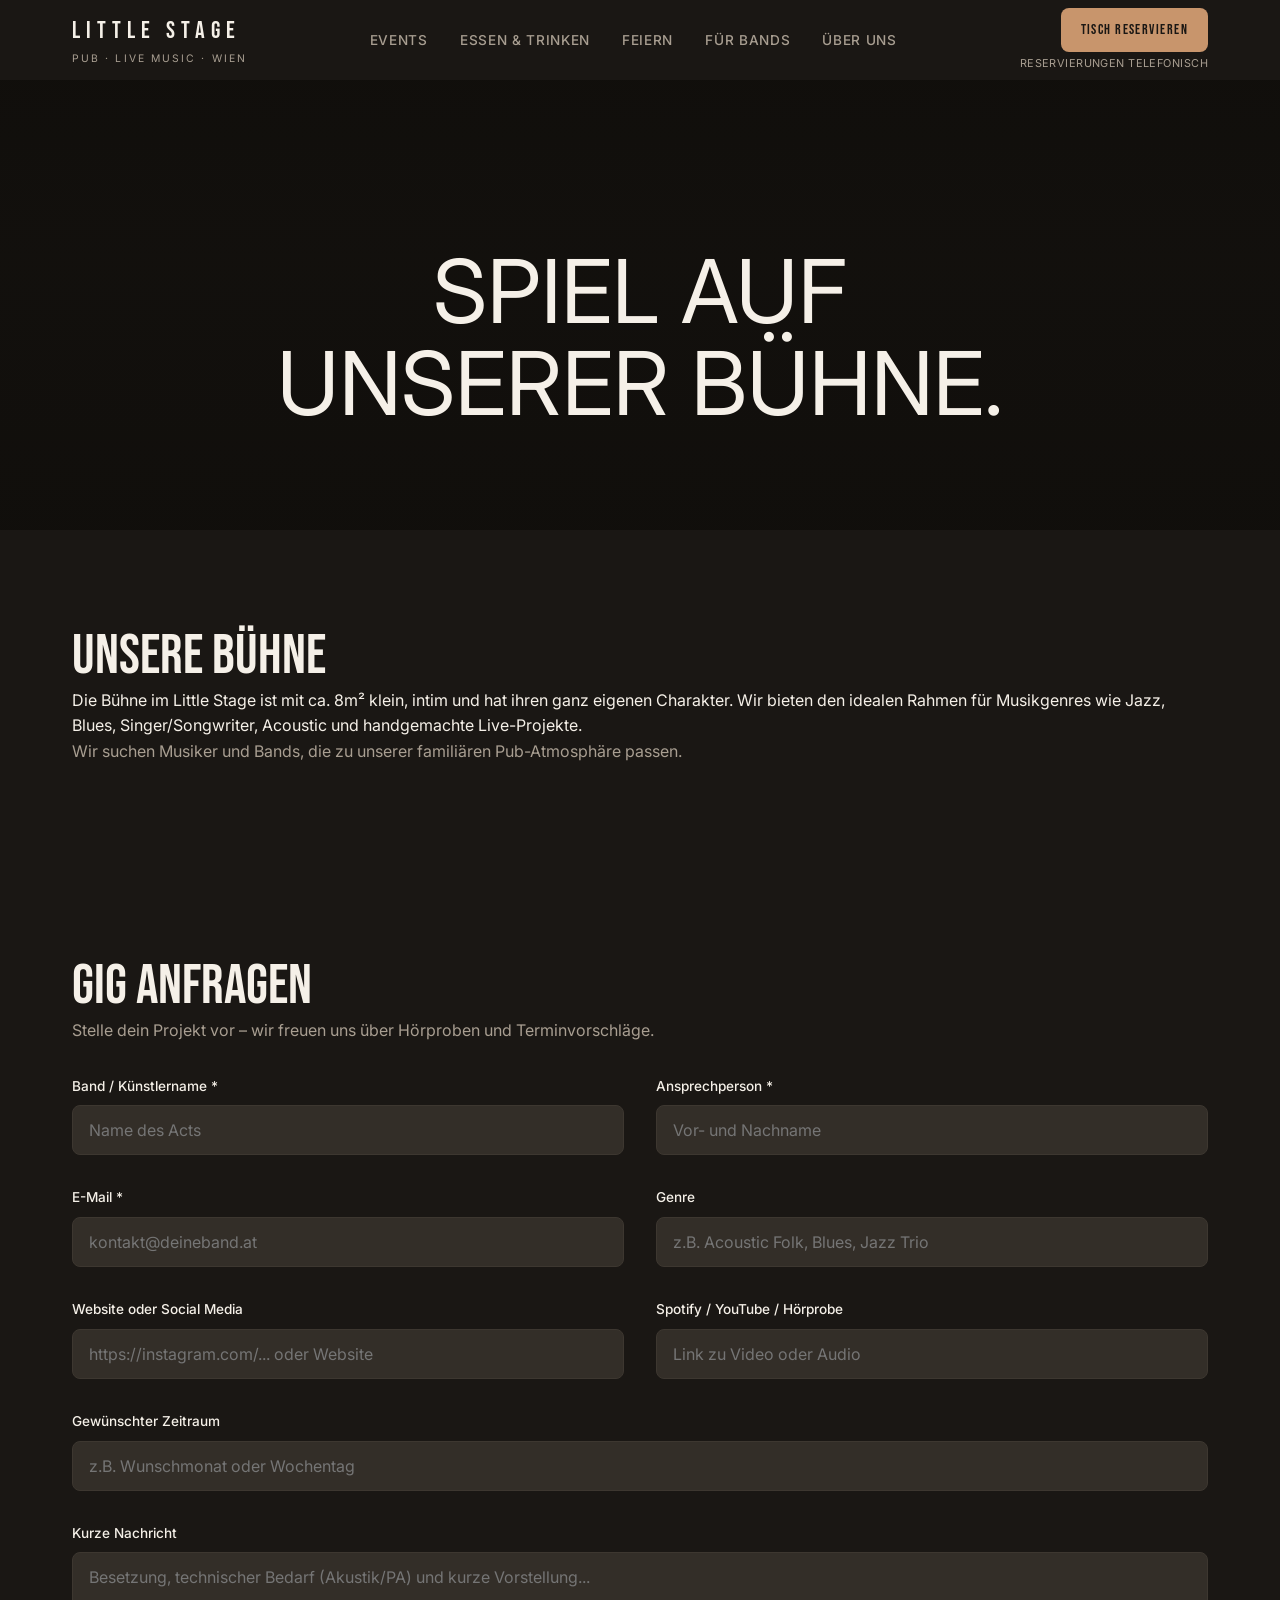
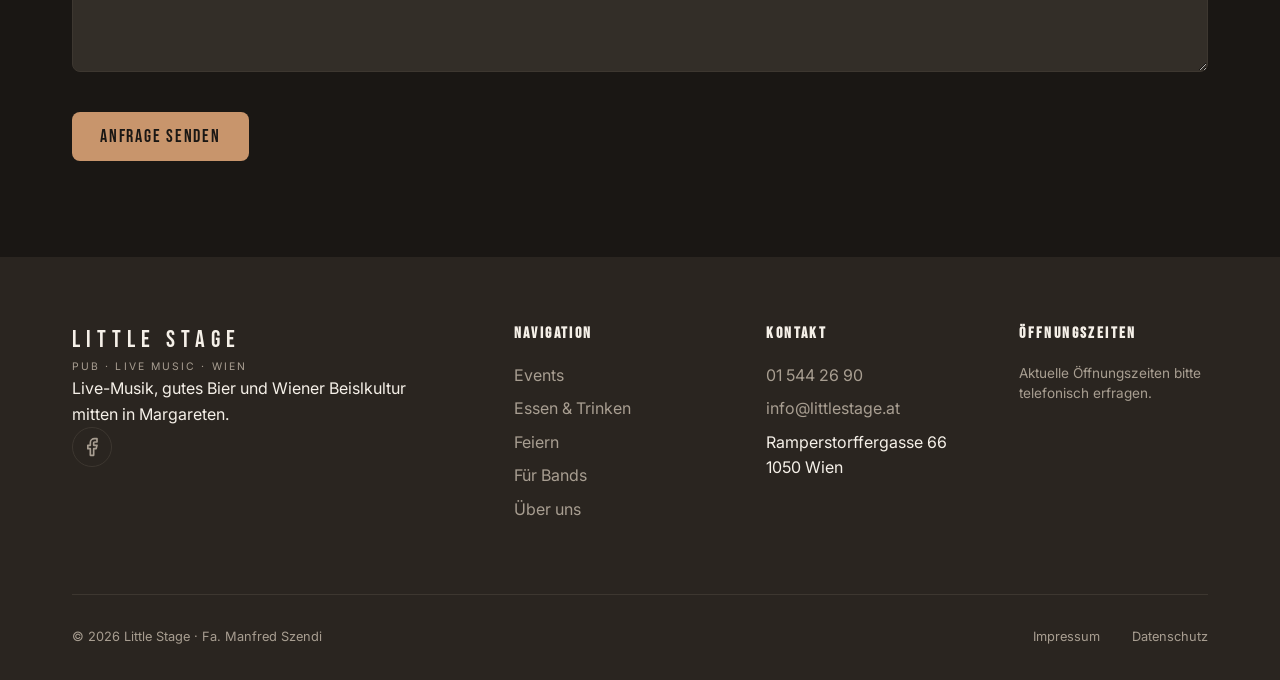
<file: bands.html>
<!DOCTYPE html>
<html lang="de-AT">
<head>
  <meta charset="UTF-8">
  <meta name="viewport" content="width=device-width, initial-scale=1.0">
  <title>Für Bands & Künstler — Little Stage Wien</title>
  <meta name="description" content="Du willst auf der Little Stage in Wien spielen? Bands, Solo-Acts und Live-Projekte können sich hier für einen Gig bewerben.">
  <link rel="canonical" href="https://littlestage.at/bands.html">
  <meta property="og:title" content="Für Bands & Künstler — Little Stage Wien">
  <meta property="og:description" content="Du willst auf der Little Stage in Wien spielen? Bands, Solo-Acts und Live-Projekte können sich hier für einen Gig bewerben.">
  <meta property="og:type" content="website">
  <meta property="og:locale" content="de_AT">
  <link rel="preconnect" href="https://fonts.googleapis.com">
  <link rel="preconnect" href="https://fonts.gstatic.com" crossorigin>
  <link href="https://fonts.googleapis.com/css2?family=Bebas+Neue&family=Inter:wght@400;500;600&display=swap" rel="stylesheet">
  <link rel="stylesheet" href="css/styles.css">
  <link rel="icon" href="data:image/svg+xml,<svg xmlns='http://www.w3.org/2000/svg' viewBox='0 0 100 100'><text y='.9em' font-size='90'>🎵</text></svg>">
  <style>
    .hero-small {
      min-height: 50vh;
      display: flex;
      align-items: center;
      justify-content: center;
      position: relative;
      background-size: cover;
      background-position: center;
      margin-top: 80px;
    }
  </style>
</head>
<body>

  <!-- ═══════════════════════════════════════════════ -->
  <!-- NAVIGATION                                      -->
  <!-- ═══════════════════════════════════════════════ -->
  <header class="nav" id="nav" role="banner">
    <div class="nav-inner container">
      <a href="index.html" class="nav-brand" aria-label="Little Stage — Startseite">
        <span class="nav-brand-name">Little Stage</span>
        <span class="nav-brand-tagline">Pub · Live Music · Wien</span>
      </a>
      <nav class="nav-links" aria-label="Hauptnavigation">
        <ul>
          <li><a href="events.html">Events</a></li>
          <li><a href="karte.html">Essen &amp; Trinken</a></li>
          <li><a href="feiern.html">Feiern</a></li>
          <li><a href="bands.html">Für Bands</a></li>
          <li><a href="ueber-uns.html">Über uns</a></li>
        </ul>
      </nav>
      <div class="nav-cta-group">
        <a href="tel:+4315442690" class="btn btn-primary btn-small nav-cta">Tisch reservieren</a>
        <span class="nav-cta-sub">Reservierungen telefonisch</span>
      </div>
      <button class="nav-mobile-toggle" aria-label="Menü öffnen" aria-expanded="false" aria-controls="mobile-menu">
        <span></span><span></span><span></span>
      </button>
    </div>
    <div class="nav-mobile-menu" id="mobile-menu" role="navigation" aria-label="Mobile Navigation">
      <ul>
        <li><a href="events.html">Events</a></li>
        <li><a href="karte.html">Essen &amp; Trinken</a></li>
        <li><a href="feiern.html">Feiern</a></li>
        <li><a href="bands.html">Für Bands</a></li>
        <li><a href="ueber-uns.html">Über uns</a></li>
      </ul>
      <a href="tel:+4315442690" class="btn btn-primary mobile-cta">
        <span>Tisch reservieren</span>
        <span class="mobile-cta-sub">Telefonisch: 01 544 26 90</span>
      </a>
    </div>
  </header>

  <main>
    <!-- HERO -->
    <section class="hero hero-small" id="hero">
      <div class="hero-bg" style="background-image: url('https://images.unsplash.com/photo-1511192336575-5a79af67a629?w=1920&q=80');" role="img" aria-label="Live-Musik im Little Stage"></div>
      <div class="hero-overlay"></div>
      <div class="hero-content">
        <h1 class="hero-headline">
          <span>Spiel auf unserer Bühne.</span>
        </h1>
      </div>
    </section>

    <!-- INFO TEXT -->
    <section class="section">
      <div class="container reveal">
        <h2>Unsere Bühne</h2>
        <p>Die Bühne im Little Stage ist mit ca. 8m² klein, intim und hat ihren ganz eigenen Charakter. Wir bieten den idealen Rahmen für Musikgenres wie Jazz, Blues, Singer/Songwriter, Acoustic und handgemachte Live-Projekte.</p>
        <p class="text-muted">Wir suchen Musiker und Bands, die zu unserer familiären Pub-Atmosphäre passen.</p>
      </div>
    </section>

    <!-- FORM -->
    <section class="section" id="anfrage">
      <div class="container reveal">
        <h2>Gig anfragen</h2>
        <p class="text-muted" style="margin-bottom: var(--space-md);">Stelle dein Projekt vor – wir freuen uns über Hörproben und Terminvorschläge.</p>

        <form class="form demo-form" id="bands-form">
          <div class="form-row">
            <div class="form-group">
              <label for="band_name">Band / Künstlername *</label>
              <input type="text" id="band_name" name="band_name" required placeholder="Name des Acts">
            </div>
            <div class="form-group">
              <label for="contact_person">Ansprechperson *</label>
              <input type="text" id="contact_person" name="contact_person" required placeholder="Vor- und Nachname">
            </div>
          </div>
          <div class="form-row">
            <div class="form-group">
              <label for="email">E-Mail *</label>
              <input type="email" id="email" name="email" required placeholder="kontakt@deineband.at">
            </div>
            <div class="form-group">
              <label for="genre">Genre</label>
              <input type="text" id="genre" name="genre" placeholder="z.B. Acoustic Folk, Blues, Jazz Trio">
            </div>
          </div>
          <div class="form-row">
            <div class="form-group">
              <label for="website">Website oder Social Media</label>
              <input type="text" id="website" name="website" placeholder="https://instagram.com/... oder Website">
            </div>
            <div class="form-group">
              <label for="media">Spotify / YouTube / Hörprobe</label>
              <input type="url" id="media" name="media" placeholder="Link zu Video oder Audio">
            </div>
          </div>
          <div class="form-group">
            <label for="period">Gewünschter Zeitraum</label>
            <input type="text" id="period" name="period" placeholder="z.B. Wunschmonat oder Wochentag">
          </div>
          <div class="form-group">
            <label for="message">Kurze Nachricht</label>
            <textarea id="message" name="message" rows="4" placeholder="Besetzung, technischer Bedarf (Akustik/PA) und kurze Vorstellung..."></textarea>
          </div>
          <button type="submit" class="btn btn-primary">Anfrage senden</button>
        </form>
      </div>
    </section>
  </main>

  <!-- ═══════════════════════════════════════════════ -->
  <!-- FOOTER                                          -->
  <!-- ═══════════════════════════════════════════════ -->
  <footer class="footer" id="footer" role="contentinfo">
    <div class="container">
      <div class="footer-grid">

        <!-- Brand Column -->
        <div class="footer-col footer-brand-col">
          <a href="index.html" class="footer-brand" aria-label="Little Stage — Startseite">
            <span class="nav-brand-name">Little Stage</span>
            <span class="nav-brand-tagline">Pub · Live Music · Wien</span>
          </a>
          <p>
            Live-Musik, gutes Bier und Wiener Beislkultur mitten in Margareten.
          </p>
          <div class="footer-social">
            <a href="https://www.facebook.com/LittleStage" target="_blank" rel="noopener" aria-label="Facebook">
              <svg width="20" height="20" viewBox="0 0 24 24" fill="none" stroke="currentColor" stroke-width="2" stroke-linecap="round" stroke-linejoin="round"><path d="M18 2h-3a5 5 0 0 0-5 5v3H7v4h3v8h4v-8h3l1-4h-4V7a1 1 0 0 1 1-1h3z"></path></svg>
            </a>
          </div>
        </div>

        <!-- Navigation Column -->
        <div class="footer-col">
          <h4>Navigation</h4>
          <ul>
            <li><a href="events.html">Events</a></li>
            <li><a href="karte.html">Essen &amp; Trinken</a></li>
            <li><a href="feiern.html">Feiern</a></li>
            <li><a href="bands.html">Für Bands</a></li>
            <li><a href="ueber-uns.html">Über uns</a></li>
          </ul>
        </div>

        <!-- Contact Column -->
        <div class="footer-col">
          <h4>Kontakt</h4>
          <ul>
            <li>
              <a href="tel:+4315442690">01 544 26 90</a>
            </li>
            <li>
              <a href="mailto:info@littlestage.at">info@littlestage.at</a>
            </li>
            <li>
              <address style="font-style: normal;">
                Ramperstorffergasse 66<br>
                1050 Wien
              </address>
            </li>
          </ul>
        </div>

        <!-- Hours Column -->
        <div class="footer-col">
          <h4>Öffnungszeiten</h4>
          <div class="hours-container"></div>
        </div>

      </div>

      <!-- Footer Bottom -->
      <div class="footer-bottom">
        <p>&copy; <span id="copyright-year">2026</span> Little Stage · Fa. Manfred Szendi</p>
        <div class="footer-legal">
          <a href="impressum.html">Impressum</a>
          <a href="datenschutz.html">Datenschutz</a>
        </div>
      </div>
    </div>
  </footer>

  <!-- Scripts -->
  <script src="js/site-data.js"></script>
  <script src="js/main.js"></script>

</body>
</html>
</file>
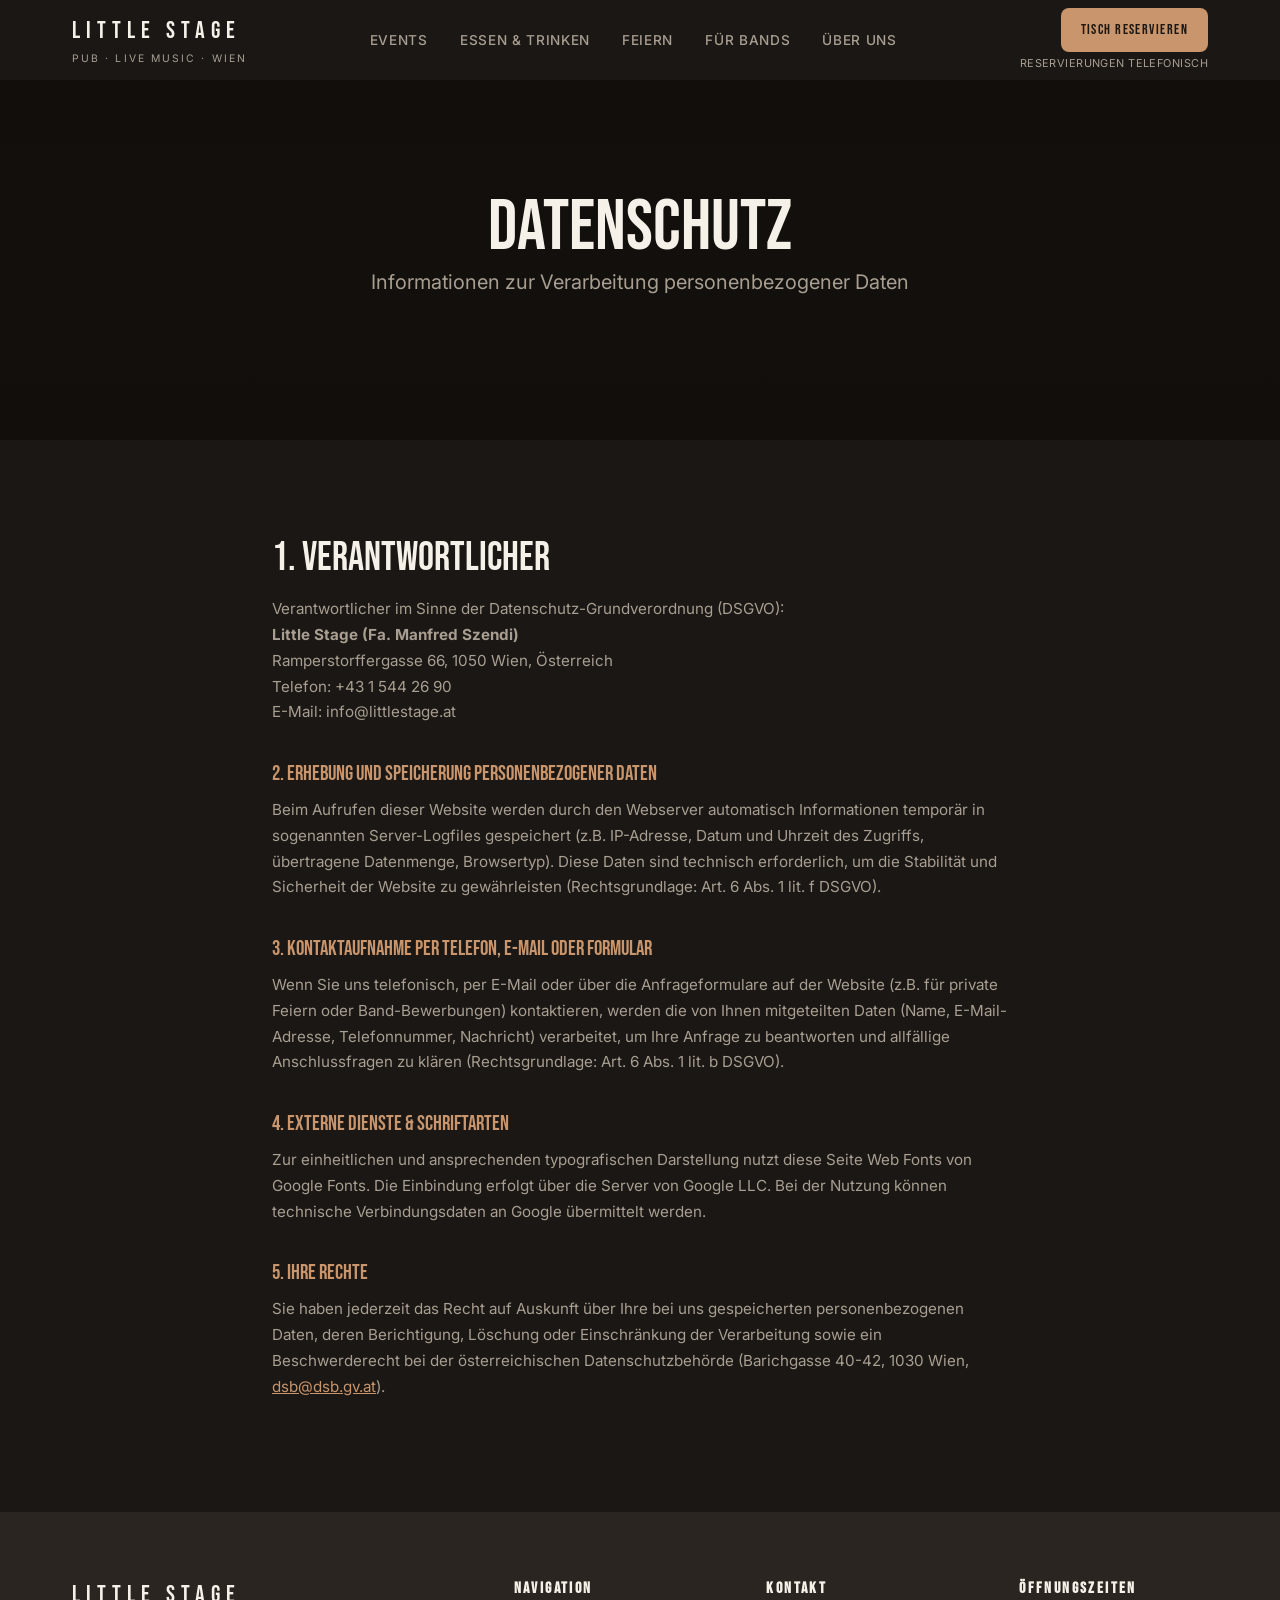
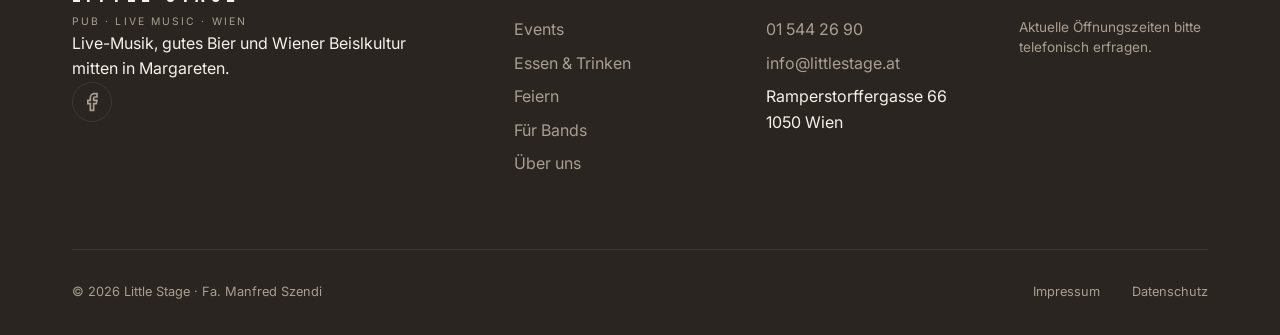
<file: datenschutz.html>
<!DOCTYPE html>
<html lang="de-AT">
<head>
  <meta charset="UTF-8">
  <meta name="viewport" content="width=device-width, initial-scale=1.0">
  <title>Datenschutz — Little Stage Wien</title>
  <meta name="description" content="Datenschutzerklärung für die Website des Little Stage Wien gemäß DSGVO.">
  <link rel="canonical" href="https://littlestage.at/datenschutz.html">
  <meta property="og:title" content="Datenschutz — Little Stage Wien">
  <meta property="og:type" content="website">
  <meta property="og:locale" content="de_AT">
  <link rel="preconnect" href="https://fonts.googleapis.com">
  <link rel="preconnect" href="https://fonts.gstatic.com" crossorigin>
  <link href="https://fonts.googleapis.com/css2?family=Bebas+Neue&family=Inter:wght@400;500;600&display=swap" rel="stylesheet">
  <link rel="stylesheet" href="css/styles.css">
  <link rel="icon" href="data:image/svg+xml,<svg xmlns='http://www.w3.org/2000/svg' viewBox='0 0 100 100'><text y='.9em' font-size='90'>🎵</text></svg>">
</head>

<body>

  <!-- Navigation -->
  <header class="nav" id="nav" role="banner">
    <div class="nav-inner container">
      <a href="index.html" class="nav-brand" aria-label="Little Stage — Startseite">
        <span class="nav-brand-name">Little Stage</span>
        <span class="nav-brand-tagline">Pub · Live Music · Wien</span>
      </a>
      <nav class="nav-links" aria-label="Hauptnavigation">
        <ul>
          <li><a href="events.html">Events</a></li>
          <li><a href="karte.html">Essen &amp; Trinken</a></li>
          <li><a href="feiern.html">Feiern</a></li>
          <li><a href="bands.html">Für Bands</a></li>
          <li><a href="ueber-uns.html">Über uns</a></li>
        </ul>
      </nav>
      <div class="nav-cta-group">
        <a href="tel:+4315442690" class="btn btn-primary btn-small nav-cta">Tisch reservieren</a>
        <span class="nav-cta-sub">Reservierungen telefonisch</span>
      </div>
      <button class="nav-mobile-toggle" aria-label="Menü öffnen" aria-expanded="false" aria-controls="mobile-menu">
        <span></span><span></span><span></span>
      </button>
    </div>
    <div class="nav-mobile-menu" id="mobile-menu" role="navigation" aria-label="Mobile Navigation">
      <ul>
        <li><a href="events.html">Events</a></li>
        <li><a href="karte.html">Essen &amp; Trinken</a></li>
        <li><a href="feiern.html">Feiern</a></li>
        <li><a href="bands.html">Für Bands</a></li>
        <li><a href="ueber-uns.html">Über uns</a></li>
      </ul>
      <a href="tel:+4315442690" class="btn btn-primary mobile-cta">
        <span>Tisch reservieren</span>
        <span class="mobile-cta-sub">Telefonisch: 01 544 26 90</span>
      </a>
    </div>
  </header>

  <main>
    <section class="page-header" style="background-image: url('https://images.unsplash.com/photo-1572116469696-31de0f17cc34?w=1920&q=80');">
      <div class="hero-overlay"></div>
      <div class="hero-content">
        <h1>Datenschutz</h1>
        <p class="hero-subtitle">Informationen zur Verarbeitung personenbezogener Daten</p>
      </div>
    </section>

    <section class="section">
      <div class="container" style="max-width: var(--max-width-narrow);">
        <div class="legal-content">
          <h2>1. Verantwortlicher</h2>
          <p>
            Verantwortlicher im Sinne der Datenschutz-Grundverordnung (DSGVO):<br>
            <strong>Little Stage (Fa. Manfred Szendi)</strong><br>
            Ramperstorffergasse 66, 1050 Wien, Österreich<br>
            Telefon: +43 1 544 26 90<br>
            E-Mail: info@littlestage.at
          </p>

          <h3 style="margin-top: var(--space-md);">2. Erhebung und Speicherung personenbezogener Daten</h3>
          <p>
            Beim Aufrufen dieser Website werden durch den Webserver automatisch Informationen temporär in sogenannten Server-Logfiles gespeichert (z.B. IP-Adresse, Datum und Uhrzeit des Zugriffs, übertragene Datenmenge, Browsertyp). Diese Daten sind technisch erforderlich, um die Stabilität und Sicherheit der Website zu gewährleisten (Rechtsgrundlage: Art. 6 Abs. 1 lit. f DSGVO).
          </p>

          <h3 style="margin-top: var(--space-md);">3. Kontaktaufnahme per Telefon, E-Mail oder Formular</h3>
          <p>
            Wenn Sie uns telefonisch, per E-Mail oder über die Anfrageformulare auf der Website (z.B. für private Feiern oder Band-Bewerbungen) kontaktieren, werden die von Ihnen mitgeteilten Daten (Name, E-Mail-Adresse, Telefonnummer, Nachricht) verarbeitet, um Ihre Anfrage zu beantworten und allfällige Anschlussfragen zu klären (Rechtsgrundlage: Art. 6 Abs. 1 lit. b DSGVO).
          </p>

          <h3 style="margin-top: var(--space-md);">4. Externe Dienste &amp; Schriftarten</h3>
          <p>
            Zur einheitlichen und ansprechenden typografischen Darstellung nutzt diese Seite Web Fonts von Google Fonts. Die Einbindung erfolgt über die Server von Google LLC. Bei der Nutzung können technische Verbindungsdaten an Google übermittelt werden.
          </p>

          <h3 style="margin-top: var(--space-md);">5. Ihre Rechte</h3>
          <p>
            Sie haben jederzeit das Recht auf Auskunft über Ihre bei uns gespeicherten personenbezogenen Daten, deren Berichtigung, Löschung oder Einschränkung der Verarbeitung sowie ein Beschwerderecht bei der österreichischen Datenschutzbehörde (Barichgasse 40-42, 1030 Wien, <a href="https://www.dsb.gv.at" target="_blank" rel="noopener" class="text-accent">dsb@dsb.gv.at</a>).
          </p>
        </div>
      </div>
    </section>
  </main>

  <!-- Footer -->
  <footer class="footer" role="contentinfo">
    <div class="container">
      <div class="footer-grid">
        <div class="footer-col footer-brand-col">
          <a href="index.html" class="footer-brand" aria-label="Little Stage — Startseite">
            <span class="nav-brand-name">Little Stage</span>
            <span class="nav-brand-tagline">Pub · Live Music · Wien</span>
          </a>
          <p>Live-Musik, gutes Bier und Wiener Beislkultur mitten in Margareten.</p>
          <div class="footer-social">
            <a href="https://www.facebook.com/LittleStage" target="_blank" rel="noopener" aria-label="Facebook">
              <svg width="20" height="20" viewBox="0 0 24 24" fill="none" stroke="currentColor" stroke-width="2"><path d="M18 2h-3a5 5 0 0 0-5 5v3H7v4h3v8h4v-8h3l1-4h-4V7a1 1 0 0 1 1-1h3z"></path></svg>
            </a>
          </div>
        </div>
        <div class="footer-col">
          <h4>Navigation</h4>
          <ul>
            <li><a href="events.html">Events</a></li>
            <li><a href="karte.html">Essen &amp; Trinken</a></li>
            <li><a href="feiern.html">Feiern</a></li>
            <li><a href="bands.html">Für Bands</a></li>
            <li><a href="ueber-uns.html">Über uns</a></li>
          </ul>
        </div>
        <div class="footer-col">
          <h4>Kontakt</h4>
          <ul>
            <li><a href="tel:+4315442690">01 544 26 90</a></li>
            <li><a href="mailto:info@littlestage.at">info@littlestage.at</a></li>
            <li><address style="font-style:normal;">Ramperstorffergasse 66<br>1050 Wien</address></li>
          </ul>
        </div>
        <div class="footer-col">
          <h4>Öffnungszeiten</h4>
          <div class="hours-container"></div>
        </div>
      </div>
      <div class="footer-bottom">
        <p>&copy; <span id="copyright-year">2026</span> Little Stage · Fa. Manfred Szendi</p>
        <div class="footer-legal">
          <a href="impressum.html">Impressum</a>
          <a href="datenschutz.html">Datenschutz</a>
        </div>
      </div>
    </div>
  </footer>

  <script src="js/site-data.js"></script>
  <script src="js/main.js"></script>
</body>
</html>
</file>
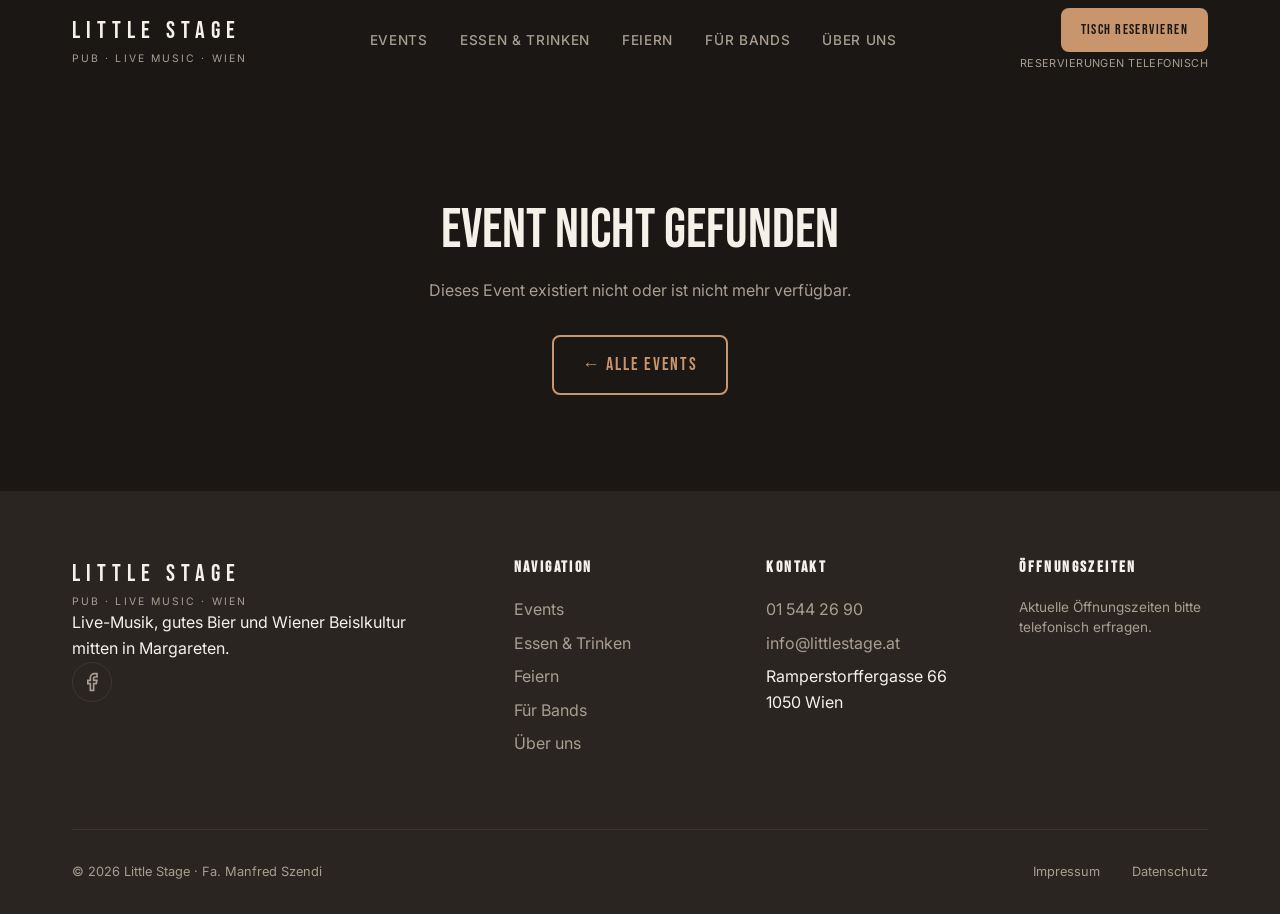
<file: event-detail.html>
<!DOCTYPE html>
<html lang="de-AT">
<head>
  <meta charset="UTF-8">
  <meta name="viewport" content="width=device-width, initial-scale=1.0">
  <!-- Dynamic title set by JS -->
  <title>Event — Little Stage Wien</title>
  <meta name="description" content="Event-Details im Little Stage Wien.">
  <meta property="og:type" content="website">
  <meta property="og:locale" content="de_AT">
  <link rel="preconnect" href="https://fonts.googleapis.com">
  <link rel="preconnect" href="https://fonts.gstatic.com" crossorigin>
  <link href="https://fonts.googleapis.com/css2?family=Bebas+Neue&family=Inter:wght@400;500;600&display=swap" rel="stylesheet">
  <link rel="stylesheet" href="css/styles.css">
  <link rel="icon" href="data:image/svg+xml,<svg xmlns='http://www.w3.org/2000/svg' viewBox='0 0 100 100'><text y='.9em' font-size='90'>🎵</text></svg>">

  <style>
    .event-detail { margin-top: 80px; }
    .event-detail-header { position: relative; min-height: 50vh; display: flex; align-items: flex-end; background-size: cover; background-position: center; }
    .event-detail-header .hero-overlay { position: absolute; inset: 0; background: linear-gradient(transparent 20%, var(--color-bg) 100%); z-index: 1; }
    .event-detail-header-content { position: relative; z-index: 2; padding: var(--space-lg) var(--space-md); width: 100%; max-width: var(--max-width); margin: 0 auto; }
    .event-detail-genre { display: inline-block; font-size: 0.8rem; font-weight: 500; text-transform: uppercase; letter-spacing: 0.1em; color: var(--color-accent); background: rgba(200,149,108,0.15); padding: 0.3rem 0.8rem; border-radius: 20px; margin-bottom: var(--space-sm); }
    .event-detail-title { font-family: var(--font-display); font-size: clamp(2.5rem, 6vw, 4.5rem); line-height: 1.05; text-transform: uppercase; margin-bottom: var(--space-xs); }
    .event-detail-meta { display: flex; flex-wrap: wrap; gap: var(--space-md); color: var(--color-text-muted); font-size: 1rem; margin-bottom: var(--space-sm); }
    .event-detail-meta span { display: flex; align-items: center; gap: 0.4rem; }
    .event-detail-body { max-width: var(--max-width-narrow); }
    .event-detail-body p { color: var(--color-text-muted); line-height: 1.8; margin-bottom: var(--space-md); font-size: 1.05rem; }
    .event-detail-ticket { background: var(--color-bg-card); padding: var(--space-md); border-radius: var(--radius-lg); border-left: 3px solid var(--color-accent); margin-bottom: var(--space-md); }
    .event-detail-ticket h3 { font-family: var(--font-display); margin-bottom: var(--space-xs); }
    .event-detail-ticket p { color: var(--color-text-muted); margin: 0; }
    .event-detail-actions { display: flex; gap: var(--space-sm); flex-wrap: wrap; margin-top: var(--space-md); }
    .event-back { display: inline-flex; align-items: center; gap: 0.4rem; color: var(--color-accent); text-decoration: none; font-weight: 500; margin-bottom: var(--space-md); transition: gap 0.2s ease; }
    .event-back:hover { gap: 0.7rem; }
  </style>
</head>

<body>

  <!-- Navigation -->
  <header class="nav" id="nav" role="banner">
    <div class="nav-inner container">
      <a href="index.html" class="nav-brand" aria-label="Little Stage — Startseite">
        <span class="nav-brand-name">Little Stage</span>
        <span class="nav-brand-tagline">Pub · Live Music · Wien</span>
      </a>
      <nav class="nav-links" aria-label="Hauptnavigation">
        <ul>
          <li><a href="index.html#events">Events</a></li>
          <li><a href="karte.html">Essen &amp; Trinken</a></li>
          <li><a href="feiern.html">Feiern</a></li>
          <li><a href="bands.html">Für Bands</a></li>
          <li><a href="ueber-uns.html">Über uns</a></li>
        </ul>
      </nav>
      <div class="nav-cta-group">
        <a href="tel:+4315442690" class="btn btn-primary btn-small nav-cta">Tisch reservieren</a>
        <span class="nav-cta-sub">Reservierungen telefonisch</span>
      </div>
      <button class="nav-mobile-toggle" aria-label="Menü öffnen" aria-expanded="false" aria-controls="mobile-menu">
        <span></span><span></span><span></span>
      </button>
    </div>
    <div class="nav-mobile-menu" id="mobile-menu" role="navigation" aria-label="Mobile Navigation">
      <ul>
        <li><a href="events.html">Events</a></li>
        <li><a href="karte.html">Essen &amp; Trinken</a></li>
        <li><a href="feiern.html">Feiern</a></li>
        <li><a href="bands.html">Für Bands</a></li>
        <li><a href="ueber-uns.html">Über uns</a></li>
      </ul>
      <a href="tel:+4315442690" class="btn btn-primary mobile-cta">
        <span>Tisch reservieren</span>
        <span class="mobile-cta-sub">Telefonisch: 01 544 26 90</span>
      </a>
    </div>
  </header>

  <main>
    <div class="event-detail" id="event-detail">
      <!-- Rendered by JavaScript -->
      <div class="section" style="text-align: center; padding-top: 120px;">
        <p class="text-muted">Event wird geladen...</p>
      </div>
    </div>
  </main>

  <!-- Footer -->
  <footer class="footer" role="contentinfo">
    <div class="container">
      <div class="footer-grid">
        <div class="footer-col footer-brand-col">
          <a href="index.html" class="footer-brand" aria-label="Little Stage — Startseite">
            <span class="nav-brand-name">Little Stage</span>
            <span class="nav-brand-tagline">Pub · Live Music · Wien</span>
          </a>
          <p>Live-Musik, gutes Bier und Wiener Beislkultur mitten in Margareten.</p>
          <div class="footer-social">
            <a href="https://www.facebook.com/LittleStage" target="_blank" rel="noopener" aria-label="Facebook">
              <svg width="20" height="20" viewBox="0 0 24 24" fill="none" stroke="currentColor" stroke-width="2"><path d="M18 2h-3a5 5 0 0 0-5 5v3H7v4h3v8h4v-8h3l1-4h-4V7a1 1 0 0 1 1-1h3z"></path></svg>
            </a>
          </div>
        </div>
        <div class="footer-col">
          <h4>Navigation</h4>
          <ul>
            <li><a href="events.html">Events</a></li>
            <li><a href="karte.html">Essen &amp; Trinken</a></li>
            <li><a href="feiern.html">Feiern</a></li>
            <li><a href="bands.html">Für Bands</a></li>
            <li><a href="ueber-uns.html">Über uns</a></li>
          </ul>
        </div>
        <div class="footer-col">
          <h4>Kontakt</h4>
          <ul>
            <li><a href="tel:+4315442690">01 544 26 90</a></li>
            <li><a href="mailto:info@littlestage.at">info@littlestage.at</a></li>
            <li><address style="font-style:normal;">Ramperstorffergasse 66<br>1050 Wien</address></li>
          </ul>
        </div>
        <div class="footer-col">
          <h4>Öffnungszeiten</h4>
          <div class="hours-container"></div>
        </div>
      </div>
      <div class="footer-bottom">
        <p>&copy; <span id="copyright-year">2026</span> Little Stage · Fa. Manfred Szendi</p>
        <div class="footer-legal">
          <a href="impressum.html">Impressum</a>
          <a href="datenschutz.html">Datenschutz</a>
        </div>
      </div>
    </div>
  </footer>

  <script src="js/site-data.js"></script>
  <script src="js/main.js"></script>
  <script>
    /**
     * Event Detail Page
     * Reads event ID from URL query parameter and renders the event details.
     * WICHTIG: Es werden keine falschen Event-Schema-Markups erzeugt (Demo-Schutz).
     */
    document.addEventListener('DOMContentLoaded', () => {
      if (typeof SITE_DATA === 'undefined' || !SITE_DATA.events) return;

      const params = new URLSearchParams(window.location.search);
      const eventId = params.get('id');
      const event = SITE_DATA.events.find(e => e.id === eventId);
      const container = document.getElementById('event-detail');

      if (!event) {
        container.innerHTML = `
          <div class="section" style="text-align: center; padding-top: 120px;">
            <h2>Event nicht gefunden</h2>
            <p class="text-muted" style="margin: 1rem 0 2rem;">Dieses Event existiert nicht oder ist nicht mehr verfügbar.</p>
            <a href="events.html" class="btn btn-secondary">← Alle Events</a>
          </div>`;
        return;
      }

      const months = ['Januar','Februar','März','April','Mai','Juni','Juli','August','September','Oktober','November','Dezember'];
      const weekdays = ['Sonntag','Montag','Dienstag','Mittwoch','Donnerstag','Freitag','Samstag'];
      const d = new Date(event.date);
      const dateFormatted = `${weekdays[d.getDay()]}, ${d.getDate()}. ${months[d.getMonth()]} ${d.getFullYear()}`;

      // Update page title
      document.title = `${event.title} (Beispiel) — Little Stage Wien`;

      container.innerHTML = `
        <div class="event-detail-header" style="background-image: url('${event.image || ''}');">
          <div class="hero-overlay"></div>
          <div class="event-detail-header-content">
            <span class="event-demo-badge" style="position:static; margin-bottom: 0.75rem; display:inline-block;">Beispiel-Event</span>
            ${event.genre ? `<span class="event-detail-genre">${event.genre}</span>` : ''}
            <h1 class="event-detail-title">${event.title}</h1>
            <div class="event-detail-meta">
              <span>📅 ${dateFormatted}</span>
              <span>🕐 ${event.time} Uhr</span>
              <span>📍 Little Stage · Margareten</span>
            </div>
          </div>
        </div>

        <div class="section">
          <div class="container">
            <a href="events.html" class="event-back">← Zurück zu allen Events</a>

            <div class="event-detail-body">
              <p class="events-demo-note" style="text-align:left; margin: 0 0 1.5rem 0;">
                Hinweis: Dies ist ein beispielhafter Eintrag zur Veranschaulichung der Event-Detailseite.
              </p>

              <p>${event.description || ''}</p>

              ${event.ticketInfo ? `
                <div class="event-detail-ticket">
                  <h3>Eintritt &amp; Reservierung</h3>
                  <p>${event.ticketInfo}</p>
                </div>
              ` : ''}

              <div class="event-detail-actions">
                <a href="tel:+4315442690" class="btn btn-primary">Tisch reservieren (telefonisch: 01 544 26 90)</a>
                <a href="events.html" class="btn btn-outline">Alle Events</a>
              </div>
            </div>
          </div>
        </div>`;
    });
  </script>
</body>
</html>
</file>
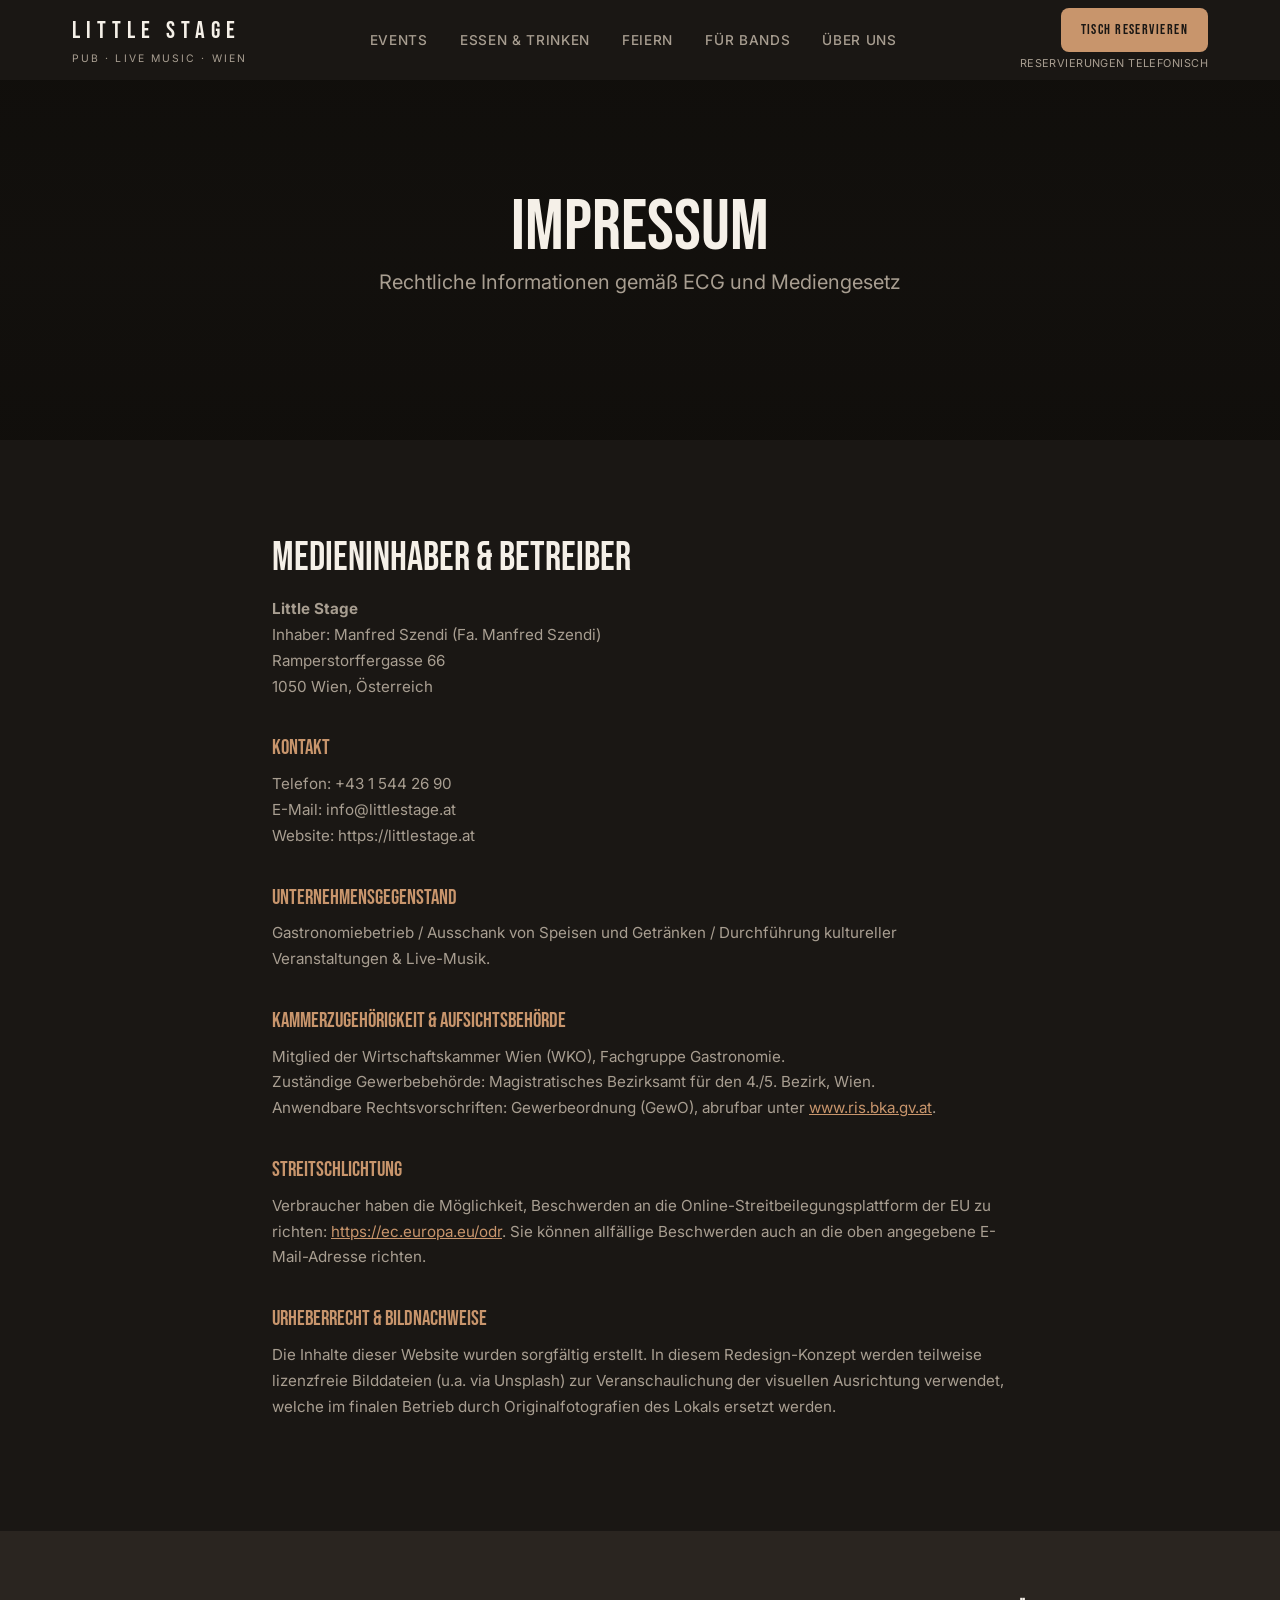
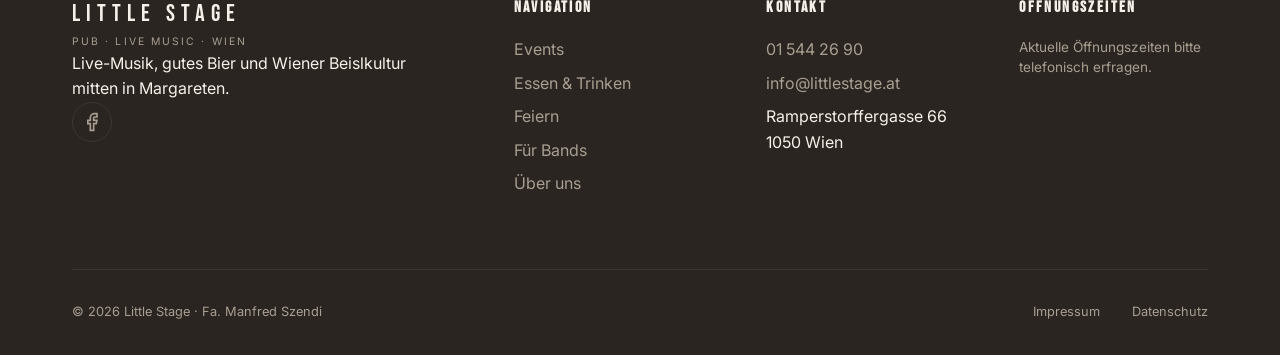
<file: impressum.html>
<!DOCTYPE html>
<html lang="de-AT">
<head>
  <meta charset="UTF-8">
  <meta name="viewport" content="width=device-width, initial-scale=1.0">
  <title>Impressum — Little Stage Wien</title>
  <meta name="description" content="Impressum und rechtliche Angaben für das Little Stage, Ramperstorffergasse 66, 1050 Wien.">
  <link rel="canonical" href="https://littlestage.at/impressum.html">
  <meta property="og:title" content="Impressum — Little Stage Wien">
  <meta property="og:type" content="website">
  <meta property="og:locale" content="de_AT">
  <link rel="preconnect" href="https://fonts.googleapis.com">
  <link rel="preconnect" href="https://fonts.gstatic.com" crossorigin>
  <link href="https://fonts.googleapis.com/css2?family=Bebas+Neue&family=Inter:wght@400;500;600&display=swap" rel="stylesheet">
  <link rel="stylesheet" href="css/styles.css">
  <link rel="icon" href="data:image/svg+xml,<svg xmlns='http://www.w3.org/2000/svg' viewBox='0 0 100 100'><text y='.9em' font-size='90'>🎵</text></svg>">
</head>

<body>

  <!-- Navigation -->
  <header class="nav" id="nav" role="banner">
    <div class="nav-inner container">
      <a href="index.html" class="nav-brand" aria-label="Little Stage — Startseite">
        <span class="nav-brand-name">Little Stage</span>
        <span class="nav-brand-tagline">Pub · Live Music · Wien</span>
      </a>
      <nav class="nav-links" aria-label="Hauptnavigation">
        <ul>
          <li><a href="events.html">Events</a></li>
          <li><a href="karte.html">Essen &amp; Trinken</a></li>
          <li><a href="feiern.html">Feiern</a></li>
          <li><a href="bands.html">Für Bands</a></li>
          <li><a href="ueber-uns.html">Über uns</a></li>
        </ul>
      </nav>
      <div class="nav-cta-group">
        <a href="tel:+4315442690" class="btn btn-primary btn-small nav-cta">Tisch reservieren</a>
        <span class="nav-cta-sub">Reservierungen telefonisch</span>
      </div>
      <button class="nav-mobile-toggle" aria-label="Menü öffnen" aria-expanded="false" aria-controls="mobile-menu">
        <span></span><span></span><span></span>
      </button>
    </div>
    <div class="nav-mobile-menu" id="mobile-menu" role="navigation" aria-label="Mobile Navigation">
      <ul>
        <li><a href="events.html">Events</a></li>
        <li><a href="karte.html">Essen &amp; Trinken</a></li>
        <li><a href="feiern.html">Feiern</a></li>
        <li><a href="bands.html">Für Bands</a></li>
        <li><a href="ueber-uns.html">Über uns</a></li>
      </ul>
      <a href="tel:+4315442690" class="btn btn-primary mobile-cta">
        <span>Tisch reservieren</span>
        <span class="mobile-cta-sub">Telefonisch: 01 544 26 90</span>
      </a>
    </div>
  </header>

  <main>
    <section class="page-header" style="background-image: url('https://images.unsplash.com/photo-1572116469696-31de0f17cc34?w=1920&q=80');">
      <div class="hero-overlay"></div>
      <div class="hero-content">
        <h1>Impressum</h1>
        <p class="hero-subtitle">Rechtliche Informationen gemäß ECG und Mediengesetz</p>
      </div>
    </section>

    <section class="section">
      <div class="container" style="max-width: var(--max-width-narrow);">
        <div class="legal-content">
          <h2>Medieninhaber &amp; Betreiber</h2>
          <p>
            <strong>Little Stage</strong><br>
            Inhaber: Manfred Szendi (Fa. Manfred Szendi)<br>
            Ramperstorffergasse 66<br>
            1050 Wien, Österreich
          </p>

          <h3 style="margin-top: var(--space-md);">Kontakt</h3>
          <p>
            Telefon: <a href="tel:+4315442690" class="contact-link">+43 1 544 26 90</a><br>
            E-Mail: <a href="mailto:info@littlestage.at" class="contact-link">info@littlestage.at</a><br>
            Website: <a href="https://littlestage.at" class="contact-link">https://littlestage.at</a>
          </p>

          <h3 style="margin-top: var(--space-md);">Unternehmensgegenstand</h3>
          <p>Gastronomiebetrieb / Ausschank von Speisen und Getränken / Durchführung kultureller Veranstaltungen &amp; Live-Musik.</p>

          <h3 style="margin-top: var(--space-md);">Kammerzugehörigkeit &amp; Aufsichtsbehörde</h3>
          <p>
            Mitglied der Wirtschaftskammer Wien (WKO), Fachgruppe Gastronomie.<br>
            Zuständige Gewerbebehörde: Magistratisches Bezirksamt für den 4./5. Bezirk, Wien.<br>
            Anwendbare Rechtsvorschriften: Gewerbeordnung (GewO), abrufbar unter <a href="https://www.ris.bka.gv.at" target="_blank" rel="noopener" class="text-accent">www.ris.bka.gv.at</a>.
          </p>

          <h3 style="margin-top: var(--space-md);">Streitschlichtung</h3>
          <p>Verbraucher haben die Möglichkeit, Beschwerden an die Online-Streitbeilegungsplattform der EU zu richten: <a href="https://ec.europa.eu/odr" target="_blank" rel="noopener" class="text-accent">https://ec.europa.eu/odr</a>. Sie können allfällige Beschwerden auch an die oben angegebene E-Mail-Adresse richten.</p>

          <h3 style="margin-top: var(--space-md);">Urheberrecht &amp; Bildnachweise</h3>
          <p>Die Inhalte dieser Website wurden sorgfältig erstellt. In diesem Redesign-Konzept werden teilweise lizenzfreie Bilddateien (u.a. via Unsplash) zur Veranschaulichung der visuellen Ausrichtung verwendet, welche im finalen Betrieb durch Originalfotografien des Lokals ersetzt werden.</p>
        </div>
      </div>
    </section>
  </main>

  <!-- Footer -->
  <footer class="footer" role="contentinfo">
    <div class="container">
      <div class="footer-grid">
        <div class="footer-col footer-brand-col">
          <a href="index.html" class="footer-brand" aria-label="Little Stage — Startseite">
            <span class="nav-brand-name">Little Stage</span>
            <span class="nav-brand-tagline">Pub · Live Music · Wien</span>
          </a>
          <p>Live-Musik, gutes Bier und Wiener Beislkultur mitten in Margareten.</p>
          <div class="footer-social">
            <a href="https://www.facebook.com/LittleStage" target="_blank" rel="noopener" aria-label="Facebook">
              <svg width="20" height="20" viewBox="0 0 24 24" fill="none" stroke="currentColor" stroke-width="2"><path d="M18 2h-3a5 5 0 0 0-5 5v3H7v4h3v8h4v-8h3l1-4h-4V7a1 1 0 0 1 1-1h3z"></path></svg>
            </a>
          </div>
        </div>
        <div class="footer-col">
          <h4>Navigation</h4>
          <ul>
            <li><a href="events.html">Events</a></li>
            <li><a href="karte.html">Essen &amp; Trinken</a></li>
            <li><a href="feiern.html">Feiern</a></li>
            <li><a href="bands.html">Für Bands</a></li>
            <li><a href="ueber-uns.html">Über uns</a></li>
          </ul>
        </div>
        <div class="footer-col">
          <h4>Kontakt</h4>
          <ul>
            <li><a href="tel:+4315442690">01 544 26 90</a></li>
            <li><a href="mailto:info@littlestage.at">info@littlestage.at</a></li>
            <li><address style="font-style:normal;">Ramperstorffergasse 66<br>1050 Wien</address></li>
          </ul>
        </div>
        <div class="footer-col">
          <h4>Öffnungszeiten</h4>
          <div class="hours-container"></div>
        </div>
      </div>
      <div class="footer-bottom">
        <p>&copy; <span id="copyright-year">2026</span> Little Stage · Fa. Manfred Szendi</p>
        <div class="footer-legal">
          <a href="impressum.html">Impressum</a>
          <a href="datenschutz.html">Datenschutz</a>
        </div>
      </div>
    </div>
  </footer>

  <script src="js/site-data.js"></script>
  <script src="js/main.js"></script>
</body>
</html>
</file>
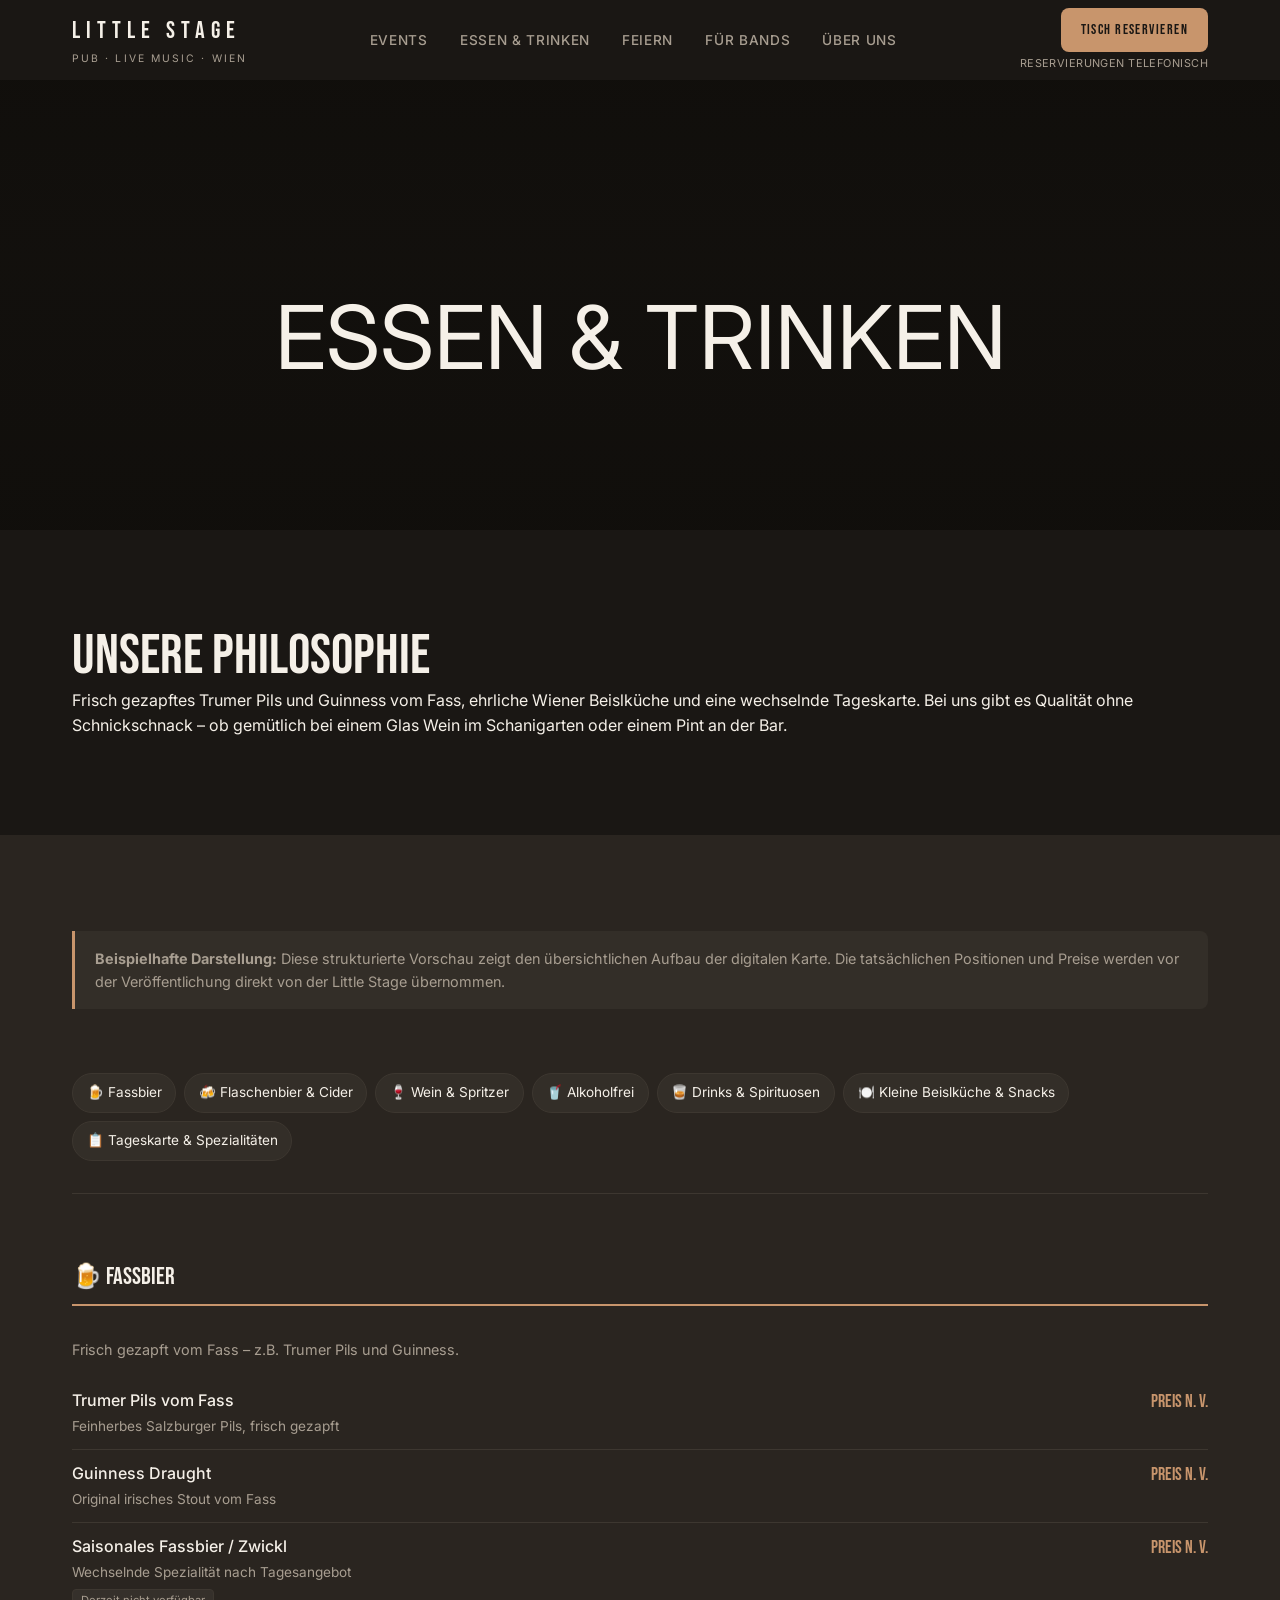
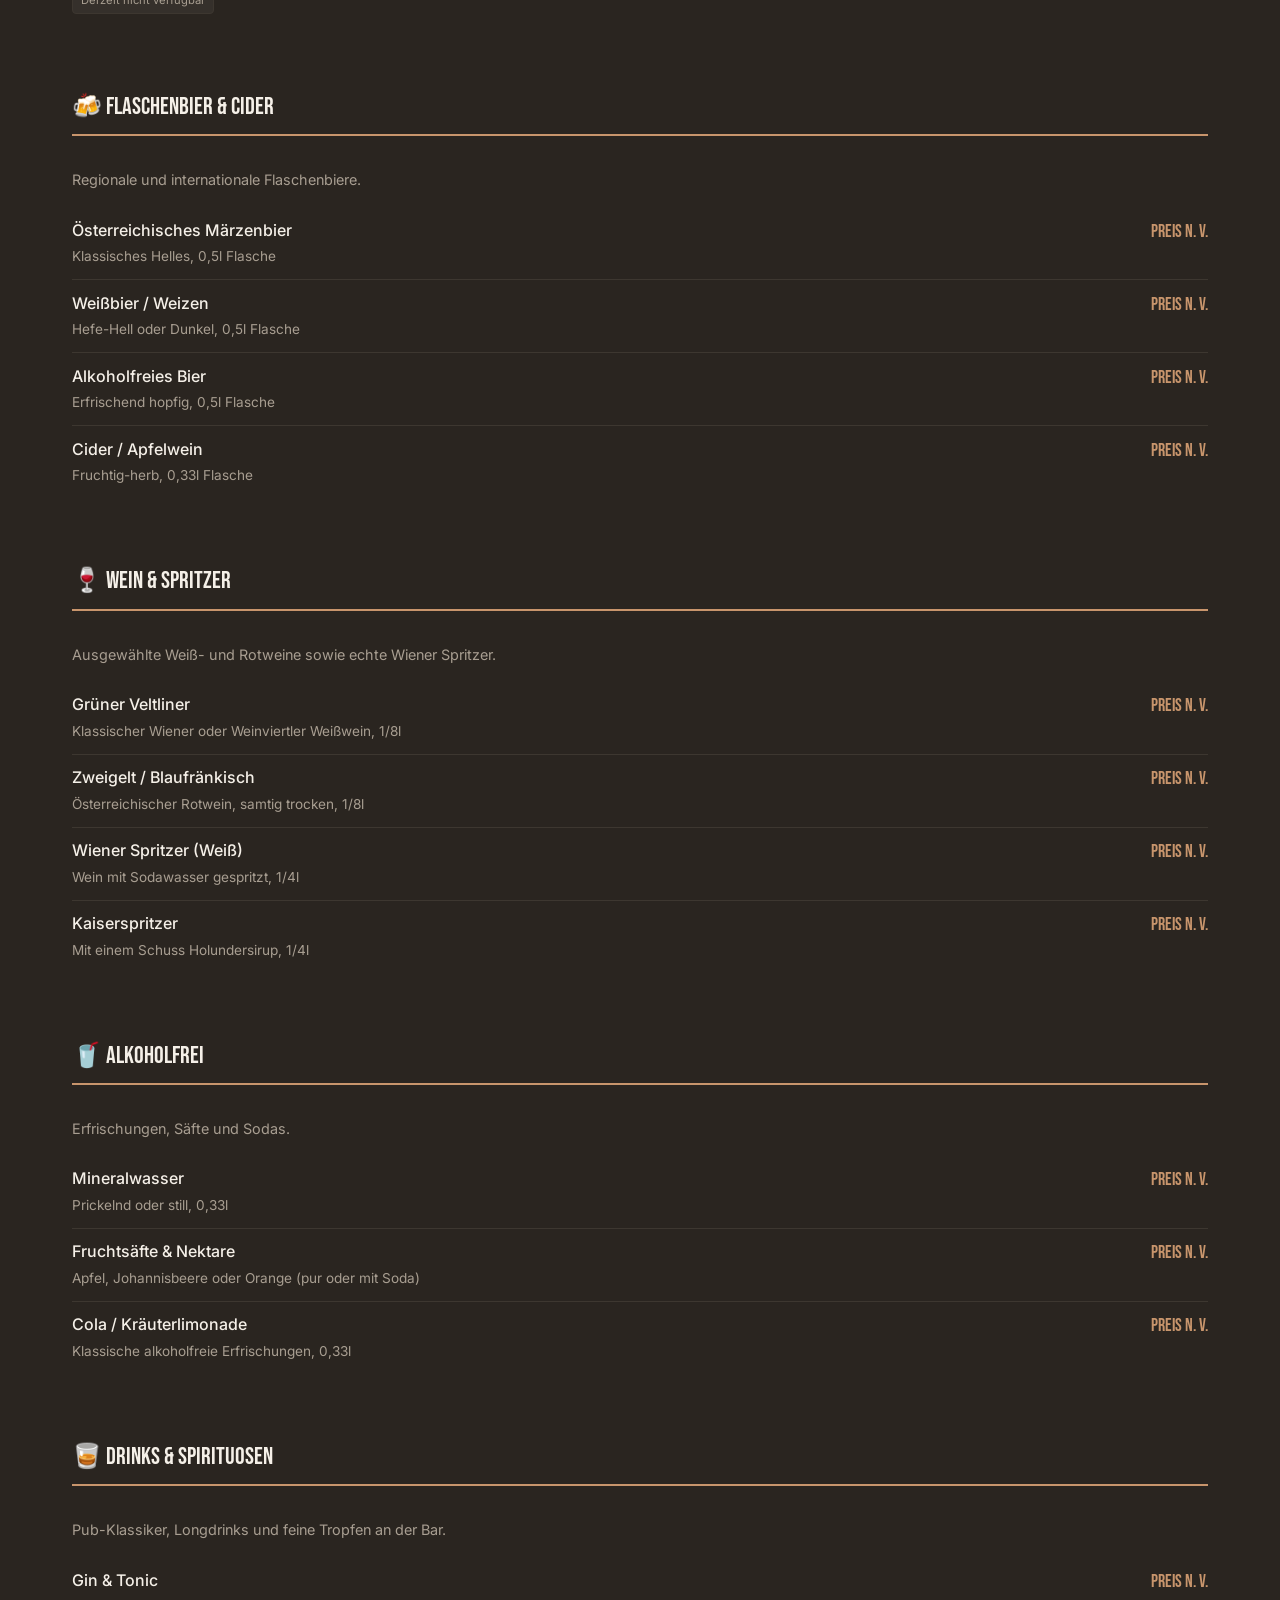
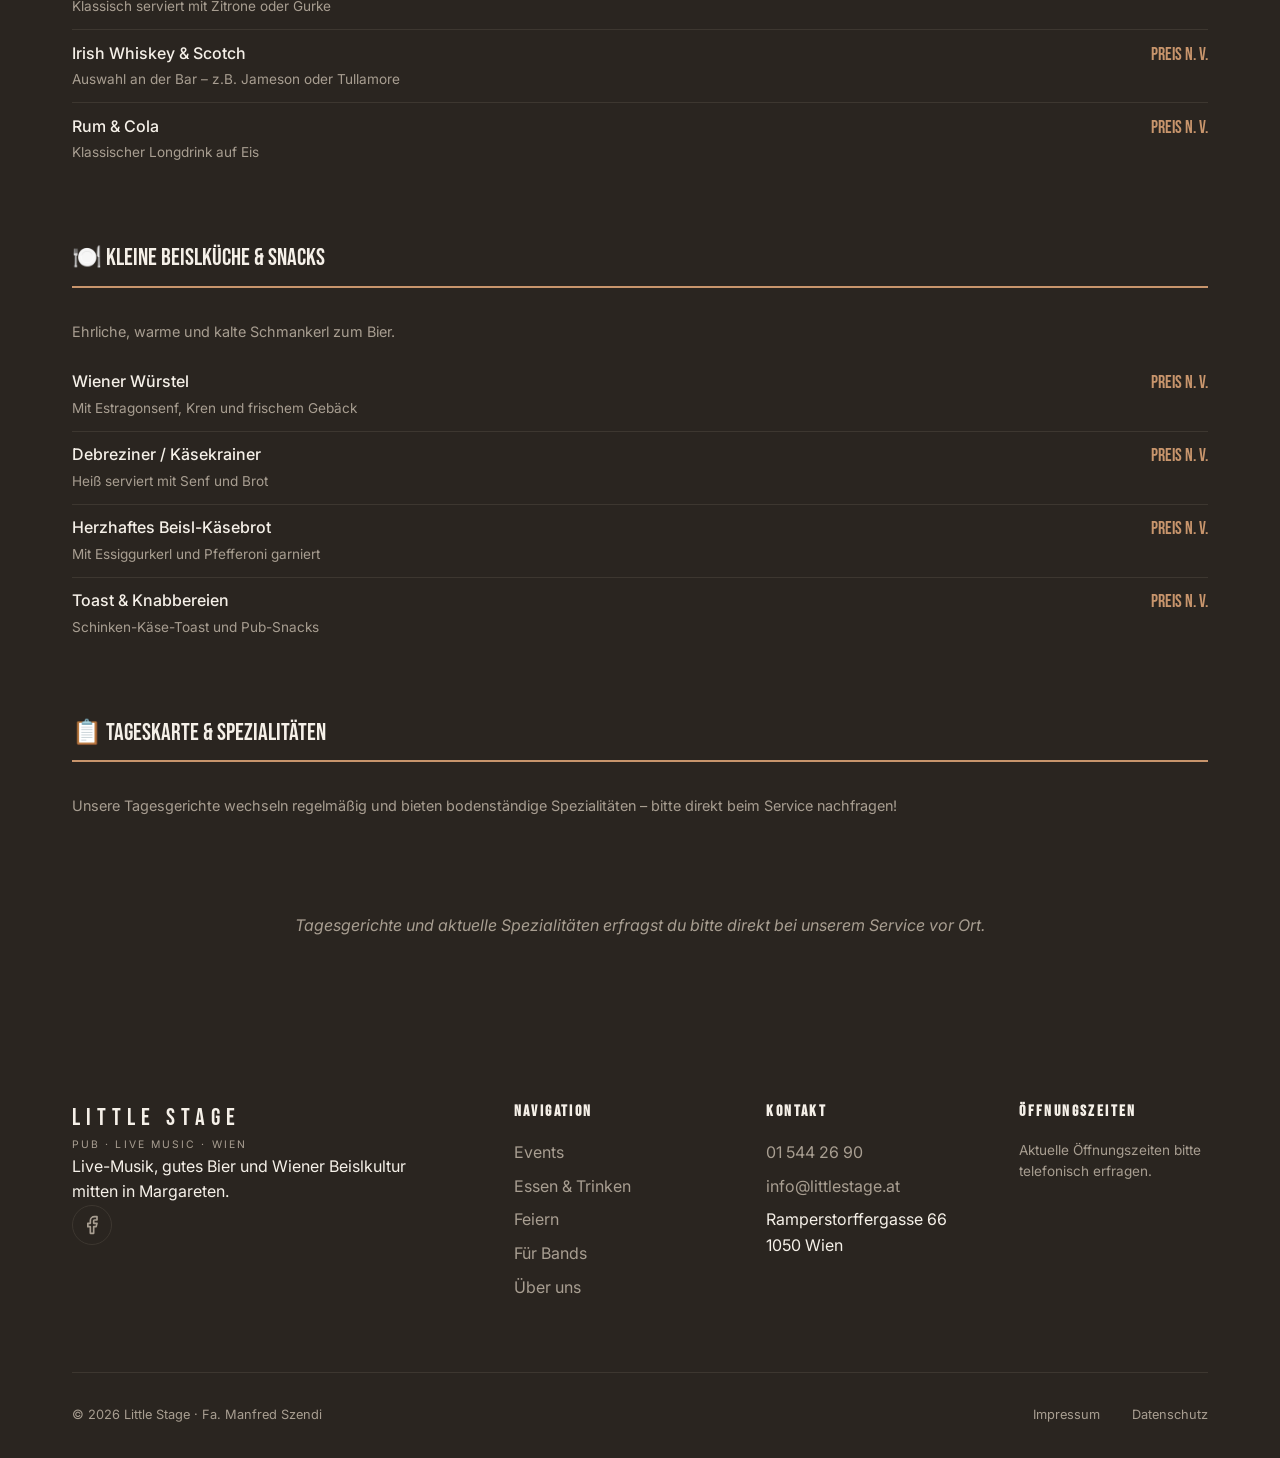
<file: karte.html>
<!DOCTYPE html>
<html lang="de-AT">
<head>
  <meta charset="UTF-8">
  <meta name="viewport" content="width=device-width, initial-scale=1.0">
  <title>Essen & Trinken — Little Stage Wien</title>
  <meta name="description" content="Die Karte im Little Stage — Fassbier, Wein, Drinks und ehrliche Beislküche in Wien-Margareten.">
  <link rel="canonical" href="https://littlestage.at/karte.html">
  <meta property="og:title" content="Essen & Trinken — Little Stage Wien">
  <meta property="og:description" content="Die Karte im Little Stage — Fassbier, Wein, Drinks und ehrliche Beislküche in Wien-Margareten.">
  <meta property="og:type" content="website">
  <meta property="og:locale" content="de_AT">
  <link rel="preconnect" href="https://fonts.googleapis.com">
  <link rel="preconnect" href="https://fonts.gstatic.com" crossorigin>
  <link href="https://fonts.googleapis.com/css2?family=Bebas+Neue&family=Inter:wght@400;500;600&display=swap" rel="stylesheet">
  <link rel="stylesheet" href="css/styles.css">
  <link rel="icon" href="data:image/svg+xml,<svg xmlns='http://www.w3.org/2000/svg' viewBox='0 0 100 100'><text y='.9em' font-size='90'>🎵</text></svg>">
  <style>
    /* Page-specific overrides — all base menu styles are in styles.css */
    .hero-small {
      min-height: 50vh;
      display: flex;
      align-items: center;
      justify-content: center;
      position: relative;
      background-size: cover;
      background-position: center;
      margin-top: 80px;
    }
  </style>
</head>
<body>

  <!-- ═══════════════════════════════════════════════ -->
  <!-- NAVIGATION                                      -->
  <!-- ═══════════════════════════════════════════════ -->
  <header class="nav" id="nav" role="banner">
    <div class="nav-inner container">
      <a href="index.html" class="nav-brand" aria-label="Little Stage — Startseite">
        <span class="nav-brand-name">Little Stage</span>
        <span class="nav-brand-tagline">Pub · Live Music · Wien</span>
      </a>
      <nav class="nav-links" aria-label="Hauptnavigation">
        <ul>
          <li><a href="events.html">Events</a></li>
          <li><a href="karte.html">Essen &amp; Trinken</a></li>
          <li><a href="feiern.html">Feiern</a></li>
          <li><a href="bands.html">Für Bands</a></li>
          <li><a href="ueber-uns.html">Über uns</a></li>
        </ul>
      </nav>
      <div class="nav-cta-group">
        <a href="tel:+4315442690" class="btn btn-primary btn-small nav-cta">Tisch reservieren</a>
        <span class="nav-cta-sub">Reservierungen telefonisch</span>
      </div>
      <button class="nav-mobile-toggle" aria-label="Menü öffnen" aria-expanded="false" aria-controls="mobile-menu">
        <span></span><span></span><span></span>
      </button>
    </div>
    <div class="nav-mobile-menu" id="mobile-menu" role="navigation" aria-label="Mobile Navigation">
      <ul>
        <li><a href="events.html">Events</a></li>
        <li><a href="karte.html">Essen &amp; Trinken</a></li>
        <li><a href="feiern.html">Feiern</a></li>
        <li><a href="bands.html">Für Bands</a></li>
        <li><a href="ueber-uns.html">Über uns</a></li>
      </ul>
      <a href="tel:+4315442690" class="btn btn-primary mobile-cta">
        <span>Tisch reservieren</span>
        <span class="mobile-cta-sub">Telefonisch: 01 544 26 90</span>
      </a>
    </div>
  </header>

  <main>
    <!-- HERO -->
    <section class="hero hero-small" id="hero">
      <div class="hero-bg" style="background-image: url('https://images.unsplash.com/photo-1414235077428-338989a2e8c0?w=1920&q=80');" role="img" aria-label="Essen und Trinken im Little Stage"></div>
      <div class="hero-overlay"></div>
      <div class="hero-content">
        <h1 class="hero-headline">
          <span>Essen &amp; Trinken</span>
        </h1>
      </div>
    </section>

    <!-- INFO TEXT -->
    <section class="section">
      <div class="container reveal">
        <h2>Unsere Philosophie</h2>
        <p>Frisch gezapftes Trumer Pils und Guinness vom Fass, ehrliche Wiener Beislküche und eine wechselnde Tageskarte. Bei uns gibt es Qualität ohne Schnickschnack – ob gemütlich bei einem Glas Wein im Schanigarten oder einem Pint an der Bar.</p>
      </div>
    </section>

    <!-- MENU -->
    <section class="section section-dark" id="karte">
      <div class="container reveal">

        <!-- Demo-Hinweis -->
        <div class="menu-demo-notice">
          <strong>Beispielhafte Darstellung:</strong> 
          Diese strukturierte Vorschau zeigt den übersichtlichen Aufbau der digitalen Karte. Die tatsächlichen Positionen und Preise werden vor der Veröffentlichung direkt von der Little Stage übernommen.
        </div>

        <!-- Schnellnavigation für Kategorien -->
        <nav class="menu-category-jump" aria-label="Kategorienübersicht" id="menu-jumps">
          <!-- Dynamisch generiert -->
        </nav>

        <!-- Digital Menu Container -->
        <div id="menu-container"></div>

        <p class="text-muted" style="margin-top: var(--space-xl); text-align: center; font-style: italic;">
          Tagesgerichte und aktuelle Spezialitäten erfragst du bitte direkt bei unserem Service vor Ort.
        </p>
      </div>
    </section>
  </main>

  <!-- ═══════════════════════════════════════════════ -->
  <!-- FOOTER                                          -->
  <!-- ═══════════════════════════════════════════════ -->
  <footer class="footer" id="footer" role="contentinfo">
    <div class="container">
      <div class="footer-grid">

        <!-- Brand Column -->
        <div class="footer-col footer-brand-col">
          <a href="index.html" class="footer-brand" aria-label="Little Stage — Startseite">
            <span class="nav-brand-name">Little Stage</span>
            <span class="nav-brand-tagline">Pub · Live Music · Wien</span>
          </a>
          <p>
            Live-Musik, gutes Bier und Wiener Beislkultur mitten in Margareten.
          </p>
          <div class="footer-social">
            <a href="https://www.facebook.com/LittleStage" target="_blank" rel="noopener" aria-label="Facebook">
              <svg width="20" height="20" viewBox="0 0 24 24" fill="none" stroke="currentColor" stroke-width="2" stroke-linecap="round" stroke-linejoin="round"><path d="M18 2h-3a5 5 0 0 0-5 5v3H7v4h3v8h4v-8h3l1-4h-4V7a1 1 0 0 1 1-1h3z"></path></svg>
            </a>
          </div>
        </div>

        <!-- Navigation Column -->
        <div class="footer-col">
          <h4>Navigation</h4>
          <ul>
            <li><a href="events.html">Events</a></li>
            <li><a href="karte.html">Essen &amp; Trinken</a></li>
            <li><a href="feiern.html">Feiern</a></li>
            <li><a href="bands.html">Für Bands</a></li>
            <li><a href="ueber-uns.html">Über uns</a></li>
          </ul>
        </div>

        <!-- Contact Column -->
        <div class="footer-col">
          <h4>Kontakt</h4>
          <ul>
            <li>
              <a href="tel:+4315442690">01 544 26 90</a>
            </li>
            <li>
              <a href="mailto:info@littlestage.at">info@littlestage.at</a>
            </li>
            <li>
              <address style="font-style: normal;">
                Ramperstorffergasse 66<br>
                1050 Wien
              </address>
            </li>
          </ul>
        </div>

        <!-- Hours Column -->
        <div class="footer-col">
          <h4>Öffnungszeiten</h4>
          <div class="hours-container"></div>
        </div>

      </div>

      <!-- Footer Bottom -->
      <div class="footer-bottom">
        <p>&copy; <span id="copyright-year">2026</span> Little Stage · Fa. Manfred Szendi</p>
        <div class="footer-legal">
          <a href="impressum.html">Impressum</a>
          <a href="datenschutz.html">Datenschutz</a>
        </div>
      </div>
    </div>
  </footer>

  <!-- Scripts -->
  <script src="js/site-data.js"></script>
  <script src="js/main.js"></script>
  <script>
    /**
     * Digital Menu Renderer
     * Baut alle Menükategorien sauber auf und unterstützt Verfügbarkeits-Hinweise.
     */
    document.addEventListener('DOMContentLoaded', () => {
      const container = document.getElementById('menu-container');
      const jumpsContainer = document.getElementById('menu-jumps');
      if (!container || typeof SITE_DATA === 'undefined' || !SITE_DATA.menu) return;
      
      let html = '';
      let jumpsHTML = '';

      for (const [key, category] of Object.entries(SITE_DATA.menu)) {
        const catId = `cat-${key}`;
        jumpsHTML += `<a href="#${catId}" class="menu-jump-btn">${category.icon || ''} ${category.title}</a>`;

        html += `<div class="menu-category" id="${catId}">`;
        html += `<h3>${category.icon || ''} ${category.title}</h3>`;
        if (category.note) {
          html += `<p class="text-muted" style="margin-bottom: var(--space-sm); font-size: 0.9rem;">${category.note}</p>`;
        }
        if (category.items && category.items.length > 0) {
          category.items.forEach(item => {
            html += `<div class="menu-item">`;
            html += `<div>`;
            html += `<span class="menu-item-name">${item.name}</span>`;
            if (item.description) {
              html += `<br><span class="menu-item-description">${item.description}</span>`;
            }
            if (item.available === false) {
              html += `<br><span class="menu-item-badge-unavailable">Derzeit nicht verfügbar</span>`;
            }
            html += `</div>`;
            html += `<span class="menu-item-price">${item.price || 'n. V.'}</span>`;
            html += `</div>`;
          });
        }
        html += `</div>`;
      }

      if (jumpsContainer) {
        jumpsContainer.innerHTML = jumpsHTML;
      }
      container.innerHTML = html;
    });
  </script>

</body>
</html>
</file>
<file: css/styles.css>
/* ==========================================================================
   LITTLE STAGE - Design System & Styles
   A Viennese pub & live-music venue.
   ========================================================================== */

/* --------------------------------------------------------------------------
   DESIGN TOKENS (CSS Custom Properties)
   -------------------------------------------------------------------------- */
:root {
  /* Colors */
  --color-bg: #1a1714;
  --color-bg-elevated: #2a2520;
  --color-bg-card: #332e28;
  --color-text: #f5f0e8;
  --color-text-muted: #a89e91;
  --color-accent: #c8956c;
  --color-accent-hover: #daa882;
  --color-accent-dark: #a07850;
  --color-border: #3d3730;
  --color-overlay: rgba(15, 13, 10, 0.7);
  --color-overlay-heavy: rgba(15, 13, 10, 0.85);

  /* Typography */
  --font-display: 'Bebas Neue', 'Arial Narrow', sans-serif;
  --font-body: 'Inter', -apple-system, BlinkMacSystemFont, 'Segoe UI', sans-serif;

  /* Spacing */
  --space-xs: 0.5rem;
  --space-sm: 1rem;
  --space-md: 2rem;
  --space-lg: 4rem;
  --space-xl: 6rem;
  --space-2xl: 8rem;
  --container-padding: 2rem;

  /* Border Radius */
  --radius-sm: 4px;
  --radius-md: 8px;
  --radius-lg: 12px;

  /* Transitions */
  --transition-fast: 0.2s ease;
  --transition-base: 0.4s ease;
  --transition-slow: 0.6s cubic-bezier(0.16, 1, 0.3, 1);

  /* Layout */
  --max-width: 1200px;
  --max-width-narrow: 800px;
}

/* --------------------------------------------------------------------------
   1. RESET & BASE
   -------------------------------------------------------------------------- */
*,
*::before,
*::after {
  box-sizing: border-box;
  margin: 0;
  padding: 0;
}

html {
  scroll-behavior: smooth;
}

body {
  background-color: var(--color-bg);
  color: var(--color-text);
  font-family: var(--font-body);
  line-height: 1.6;
  font-size: 1rem;
  overflow-x: hidden;
}

img,
picture,
video,
canvas,
svg {
  display: block;
  max-width: 100%;
}

::selection {
  background-color: var(--color-accent);
  color: var(--color-bg);
}

/* Typography Base */
h1, h2, h3, h4, h5, h6 {
  color: var(--color-text);
  margin: 0;
  font-weight: normal;
  overflow-wrap: break-word;
}

h1 {
  font-family: var(--font-display);
  font-size: clamp(2.4rem, 8vw, 6rem);
  line-height: 1.05;
  text-transform: uppercase;
}

h2 {
  font-family: var(--font-display);
  font-size: clamp(2rem, 5vw, 3.5rem);
  line-height: 1.1;
  text-transform: uppercase;
}

h3 {
  font-family: var(--font-display);
  font-size: 1.5rem;
}

h4 {
  font-family: var(--font-body);
  font-weight: 600;
  font-size: 1.1rem;
}

p, li, span {
  font-family: var(--font-body);
  font-weight: 400;
}

small, .small {
  font-size: 0.875rem;
}

/* --------------------------------------------------------------------------
   2. CONTAINER
   -------------------------------------------------------------------------- */
.container {
  max-width: var(--max-width);
  margin: 0 auto;
  padding: 0 var(--container-padding);
}

/* --------------------------------------------------------------------------
   3. BUTTONS
   -------------------------------------------------------------------------- */
.btn {
  display: inline-flex;
  align-items: center;
  justify-content: center;
  gap: 0.5rem;
  padding: 0.875rem 1.75rem;
  min-height: 44px;
  font-family: var(--font-display);
  font-size: 1.1rem;
  letter-spacing: 0.1em;
  text-transform: uppercase;
  text-decoration: none;
  border: none;
  border-radius: var(--radius-md);
  cursor: pointer;
  transition: all var(--transition-fast);
  touch-action: manipulation;
  -webkit-tap-highlight-color: transparent;
}

.btn:active {
  transform: scale(0.98);
}

.btn:focus-visible {
  outline: 2px solid var(--color-accent);
  outline-offset: 2px;
}

.btn-primary {
  background-color: var(--color-accent);
  color: #1a1714;
}

.btn-primary:hover {
  background-color: var(--color-accent-hover);
}

.btn-secondary {
  background-color: transparent;
  border: 2px solid var(--color-accent);
  color: var(--color-accent);
}

.btn-secondary:hover {
  background-color: var(--color-accent);
  color: var(--color-bg);
}

.btn-outline {
  background-color: transparent;
  border: 1px solid var(--color-border);
  color: var(--color-text-muted);
}

.btn-outline:hover {
  border-color: var(--color-accent);
  color: var(--color-accent);
}

.btn-small {
  padding: 0.625rem 1.25rem;
  font-size: 0.9rem;
}

/* --------------------------------------------------------------------------
   4. NAVIGATION (.nav)
   -------------------------------------------------------------------------- */
.nav {
  position: fixed;
  top: 0;
  left: 0;
  width: 100%;
  z-index: 1000;
  background-color: transparent;
  transition: background-color var(--transition-base);
}

.nav.scrolled {
  background-color: rgba(42, 37, 32, 0.95);
  backdrop-filter: blur(10px);
  box-shadow: 0 4px 20px rgba(0, 0, 0, 0.3);
}

.nav-inner {
  display: flex;
  justify-content: space-between;
  align-items: center;
  height: 80px;
}

.nav-brand {
  display: flex;
  flex-direction: column;
  text-decoration: none;
}

.nav-brand-name {
  font-family: var(--font-display);
  font-size: 1.5rem;
  letter-spacing: 0.25em;
  text-transform: uppercase;
  color: var(--color-text);
  text-decoration: none;
}

.nav-brand-tagline {
  font-family: var(--font-body);
  font-size: 0.65rem;
  letter-spacing: 0.2em;
  text-transform: uppercase;
  color: var(--color-text-muted);
}

.nav-links {
  display: none;
  gap: 2rem;
  list-style: none;
}

.nav-links a {
  font-family: var(--font-body);
  font-size: 0.85rem;
  font-weight: 500;
  letter-spacing: 0.05em;
  text-transform: uppercase;
  color: var(--color-text-muted);
  text-decoration: none;
  transition: color var(--transition-fast);
  position: relative;
}

.nav-links a:hover {
  color: var(--color-text);
}

.nav-links a::after {
  content: '';
  position: absolute;
  bottom: -4px;
  left: 0;
  width: 100%;
  height: 2px;
  background-color: var(--color-accent);
  transform: scaleX(0);
  transform-origin: left center;
  transition: transform var(--transition-fast);
}

.nav-links ul {
  display: flex;
  gap: 2rem;
  list-style: none;
}

.nav-links a:hover::after {
  transform: scaleX(1);
}

.nav-mobile-menu ul {
  list-style: none;
  display: flex;
  flex-direction: column;
  gap: 1rem;
  text-align: center;
}

.nav-cta-group {
  display: none;
  flex-direction: column;
  align-items: flex-end;
  gap: 3px;
}

.nav-cta {
  display: none;
}

.nav-cta-sub {
  font-family: var(--font-body);
  font-size: 0.68rem;
  color: var(--color-text-muted);
  letter-spacing: 0.04em;
  text-transform: uppercase;
}

.hero-cta-wrapper {
  display: inline-flex;
  flex-direction: column;
  align-items: center;
  gap: 0.35rem;
}

.cta-note {
  font-family: var(--font-body);
  font-size: 0.72rem;
  color: var(--color-text-muted);
  letter-spacing: 0.06em;
  text-transform: uppercase;
}

.mobile-cta {
  display: flex !important;
  flex-direction: column;
  align-items: center;
  justify-content: center;
  gap: 2px;
  text-align: center;
}

.mobile-cta-sub {
  font-size: 0.72rem;
  color: #1a1714;
  font-family: var(--font-body);
  text-transform: uppercase;
  letter-spacing: 0.05em;
  font-weight: 600;
  opacity: 0.85;
}

.nav-mobile-toggle {
  display: flex;
  flex-direction: column;
  justify-content: center;
  align-items: center;
  gap: 5px;
  background: none;
  border: none;
  cursor: pointer;
  padding: 0.5rem;
  min-width: 44px;
  min-height: 44px;
  touch-action: manipulation;
  -webkit-tap-highlight-color: transparent;
}

.nav-mobile-toggle span {
  width: 24px;
  height: 2px;
  background-color: var(--color-text);
  transition: all var(--transition-base);
}

.nav-mobile-toggle.active span:nth-child(1) {
  transform: translateY(7px) rotate(45deg);
}

.nav-mobile-toggle.active span:nth-child(2) {
  opacity: 0;
}

.nav-mobile-toggle.active span:nth-child(3) {
  transform: translateY(-7px) rotate(-45deg);
}

.nav-mobile-menu {
  position: fixed;
  top: 80px;
  left: 0;
  width: 100%;
  max-height: calc(100vh - 80px);
  max-height: calc(100svh - 80px);
  overflow-y: auto;
  -webkit-overflow-scrolling: touch;
  background-color: var(--color-bg-elevated);
  padding: var(--space-lg) var(--container-padding);
  transform: translateY(-100%);
  opacity: 0;
  visibility: hidden;
  transition: all var(--transition-base);
  display: flex;
  flex-direction: column;
  gap: 1rem;
}

.nav-mobile-menu.active {
  transform: translateY(0);
  opacity: 1;
  visibility: visible;
}

.nav-mobile-menu a {
  font-family: var(--font-body);
  font-size: 1.25rem;
  font-weight: 500;
  letter-spacing: 0.05em;
  text-transform: uppercase;
  color: var(--color-text);
  text-decoration: none;
  text-align: center;
  min-height: 44px;
  display: flex;
  align-items: center;
  justify-content: center;
  padding: 0.5rem 1rem;
}

.nav-mobile-menu .btn {
  margin-top: var(--space-sm);
  justify-content: center;
  width: 100%;
}

/* --------------------------------------------------------------------------
   5. HERO (.hero)
   -------------------------------------------------------------------------- */
.hero {
  position: relative;
  min-height: 100vh;
  min-height: 100svh;
  display: flex;
  align-items: center;
  justify-content: center;
  overflow: hidden;
  padding-top: 80px;
}

@keyframes heroZoom {
  from {
    transform: scale(1);
  }
  to {
    transform: scale(1.05);
  }
}

.hero-bg {
  position: absolute;
  inset: 0;
  background-size: cover;
  background-position: center;
  z-index: 0;
  animation: heroZoom 20s ease-in-out infinite alternate;
}

.hero-overlay {
  position: absolute;
  inset: 0;
  background: linear-gradient(to bottom, var(--color-overlay-heavy), var(--color-overlay) 40%, var(--color-overlay-heavy));
  z-index: 1;
}

.hero-content {
  position: relative;
  z-index: 2;
  text-align: center;
  max-width: 800px;
  padding: var(--space-md) var(--container-padding);
}

.hero-headline {
  font-family: var(--font-display);
  font-size: clamp(2.35rem, 8.5vw, 5.5rem);
  line-height: 1.05;
  text-transform: uppercase;
  margin-bottom: var(--space-sm);
  word-wrap: break-word;
}

.hero-headline span,
.hero-headline br {
  display: block;
}

.hero-subtitle {
  font-family: var(--font-body);
  font-size: clamp(1rem, 2.5vw, 1.25rem);
  color: var(--color-text-muted);
  margin-bottom: var(--space-md);
  max-width: 600px;
  margin-inline: auto;
}

.hero-ctas {
  display: flex;
  gap: var(--space-sm);
  justify-content: center;
  flex-wrap: wrap;
  margin-bottom: var(--space-lg);
}

.hero-location {
  font-family: var(--font-body);
  font-size: 0.85rem;
  color: var(--color-text-muted);
  letter-spacing: 0.1em;
}

/* --------------------------------------------------------------------------
   6. SECTION BASE
   -------------------------------------------------------------------------- */
.section {
  padding: var(--space-lg) 0;
}

.section-header {
  text-align: center;
  margin-bottom: var(--space-lg);
}

.section-header h2 {
  margin-bottom: var(--space-xs);
}

.section-header p {
  color: var(--color-text-muted);
  max-width: 600px;
  margin-inline: auto;
}

.section-dark {
  background-color: var(--color-bg-elevated);
}

/* Page Header (subpage hero banner) */
.page-header {
  position: relative;
  min-height: 40vh;
  display: flex;
  align-items: center;
  justify-content: center;
  background-size: cover;
  background-position: center;
  margin-top: 80px;
}

.page-header .hero-overlay {
  position: absolute;
  inset: 0;
  background: linear-gradient(to bottom, var(--color-overlay-heavy), var(--color-overlay) 50%, var(--color-overlay-heavy));
  z-index: 1;
}

.page-header .hero-content {
  position: relative;
  z-index: 2;
  text-align: center;
  padding: var(--space-lg) var(--space-md);
}

.page-header h1 {
  font-size: clamp(2.5rem, 6vw, 4.5rem);
}

.page-header h1 span {
  display: block;
}

/* --------------------------------------------------------------------------
   7. EVENTS SECTION (.events-section)
   -------------------------------------------------------------------------- */
.events-grid {
  display: grid;
  grid-template-columns: 1fr;
  gap: var(--space-md);
}

.event-card {
  background-color: var(--color-bg-card);
  border-radius: var(--radius-lg);
  overflow: hidden;
  transition: transform var(--transition-fast), box-shadow var(--transition-fast);
  border-left: 3px solid var(--color-accent);
}

.event-card:hover {
  transform: translateY(-4px);
  box-shadow: 0 10px 25px rgba(0, 0, 0, 0.4);
}

.event-card-image {
  height: 180px;
  overflow: hidden;
  position: relative;
}

.event-demo-badge {
  position: absolute;
  top: 10px;
  right: 10px;
  background: rgba(26, 23, 20, 0.88);
  backdrop-filter: blur(4px);
  color: var(--color-accent);
  font-family: var(--font-body);
  font-size: 0.7rem;
  font-weight: 600;
  text-transform: uppercase;
  letter-spacing: 0.08em;
  padding: 0.25rem 0.6rem;
  border-radius: var(--radius-sm);
  border: 1px solid rgba(200, 149, 108, 0.35);
  z-index: 2;
  box-shadow: 0 2px 8px rgba(0, 0, 0, 0.4);
}

.events-demo-note {
  text-align: center;
  font-size: 0.85rem;
  color: var(--color-text-muted);
  font-style: italic;
  margin-top: var(--space-sm);
  max-width: 600px;
  margin-inline: auto;
}

.event-card-image img {
  width: 100%;
  height: 100%;
  object-fit: cover;
  transition: transform var(--transition-slow);
}

.event-card:hover .event-card-image img {
  transform: scale(1.05);
}

.event-card-content {
  padding: var(--space-md);
  display: flex;
  gap: var(--space-sm);
}

.event-card-date {
  display: flex;
  flex-direction: column;
  align-items: center;
  min-width: 60px;
  padding-right: var(--space-sm);
  border-right: 1px solid var(--color-border);
}

.event-card-date .day {
  font-family: var(--font-display);
  font-size: 2.5rem;
  line-height: 1;
  color: var(--color-accent);
}

.event-card-date .month {
  font-family: var(--font-display);
  font-size: 0.9rem;
  letter-spacing: 0.15em;
  text-transform: uppercase;
  color: var(--color-text-muted);
}

.event-card-info {
  flex: 1;
}

.event-card-title {
  font-family: var(--font-display);
  font-size: 1.4rem;
  letter-spacing: 0.05em;
  margin-bottom: var(--space-xs);
}

.event-card-genre {
  display: inline-block;
  font-family: var(--font-body);
  font-size: 0.75rem;
  font-weight: 500;
  text-transform: uppercase;
  letter-spacing: 0.1em;
  color: var(--color-accent);
  background-color: rgba(200, 149, 108, 0.1);
  padding: 0.2rem 0.6rem;
  border-radius: 20px;
  margin-bottom: var(--space-xs);
}

.event-card-time {
  font-family: var(--font-body);
  font-size: 0.85rem;
  color: var(--color-text-muted);
  margin-bottom: var(--space-sm);
}

.event-card-time::before {
  content: '🕐 ';
}

.event-card-link {
  font-family: var(--font-display);
  font-size: 0.9rem;
  letter-spacing: 0.1em;
  color: var(--color-accent);
  text-decoration: none;
  display: inline-flex;
  align-items: center;
  gap: 0.25rem;
  transition: gap var(--transition-fast);
}

.event-card-link:hover {
  gap: 0.5rem;
}

.events-empty {
  text-align: center;
  padding: var(--space-lg);
  color: var(--color-text-muted);
}

.events-more {
  text-align: center;
  margin-top: var(--space-lg);
}

/* --------------------------------------------------------------------------
   8. ABOUT SECTION (.about-section)
   -------------------------------------------------------------------------- */
.about-grid {
  display: grid;
  grid-template-columns: 1fr;
  gap: var(--space-lg);
  align-items: center;
}

.about-image {
  border-radius: var(--radius-lg);
  overflow: hidden;
  order: -1;
}

.about-image img {
  width: 100%;
  height: 100%;
  object-fit: cover;
  aspect-ratio: 4/3;
}

.about-text h2 {
  text-align: left;
  margin-bottom: var(--space-sm);
}

.about-text p {
  color: var(--color-text-muted);
  margin-bottom: var(--space-md);
}

.about-text .text-link {
  color: var(--color-accent);
  text-decoration: none;
  font-weight: 500;
  display: inline-flex;
  align-items: center;
  gap: 0.25rem;
  transition: gap var(--transition-fast);
}

.about-text .text-link:hover {
  gap: 0.5rem;
}

/* --------------------------------------------------------------------------
   9. FOOD SECTION (.food-section)
   -------------------------------------------------------------------------- */
.food-grid {
  display: grid;
  grid-template-columns: 1fr;
  gap: var(--space-lg);
  align-items: center;
}

.food-images {
  display: grid;
  grid-template-columns: 1fr 1fr;
  gap: var(--space-sm);
}

.food-images img {
  border-radius: var(--radius-md);
  overflow: hidden;
  width: 100%;
  height: 100%;
  object-fit: cover;
}

.food-text h2 {
  text-align: left;
  margin-bottom: var(--space-sm);
}

.food-text p {
  color: var(--color-text-muted);
  margin-bottom: var(--space-md);
}

/* --------------------------------------------------------------------------
   10. PRIVATE EVENTS SECTION (.private-section)
   -------------------------------------------------------------------------- */
.private-section {
  position: relative;
  background-size: cover;
  background-position: center;
  background-attachment: fixed;
  min-height: 500px;
  display: flex;
  align-items: center;
}

.private-overlay {
  position: absolute;
  inset: 0;
  background-color: var(--color-overlay-heavy);
}

.private-content {
  position: relative;
  z-index: 2;
  max-width: 650px;
}

.private-content h2 {
  text-align: left;
  margin-bottom: var(--space-sm);
}

.private-content h2 span {
  display: block;
}

.private-content p {
  color: var(--color-text-muted);
  margin-bottom: var(--space-md);
  font-size: 1.1rem;
}

.private-ctas {
  display: flex;
  gap: var(--space-sm);
  flex-wrap: wrap;
}

/* --------------------------------------------------------------------------
   11. BANDS SECTION (.bands-section)
   -------------------------------------------------------------------------- */
.bands-section {
  text-align: center;
}

.bands-section .container {
  max-width: var(--max-width-narrow);
}

.bands-content p {
  color: var(--color-text-muted);
  margin-bottom: var(--space-md);
  max-width: 500px;
  margin-inline: auto;
}

.bands-content .btn {
  margin-top: var(--space-xs);
}

/* --------------------------------------------------------------------------
   13. GALLERY SECTION (.gallery-section)
   -------------------------------------------------------------------------- */
.gallery-grid {
  display: grid;
  grid-template-columns: repeat(2, 1fr);
  gap: var(--space-xs);
}

.gallery-item {
  border-radius: var(--radius-sm);
  overflow: hidden;
  cursor: pointer;
  aspect-ratio: 1;
  position: relative;
}

.gallery-item img {
  width: 100%;
  height: 100%;
  object-fit: cover;
  transition: transform var(--transition-slow);
}

.gallery-item:hover img {
  transform: scale(1.1);
}

.gallery-item::after {
  content: '';
  position: absolute;
  inset: 0;
  background: linear-gradient(transparent 60%, rgba(0, 0, 0, 0.4));
  opacity: 0;
  transition: opacity var(--transition-base);
}

.gallery-item:hover::after {
  opacity: 1;
}

.gallery-item:first-child,
.gallery-item:last-child {
  grid-column: span 2;
}

/* --------------------------------------------------------------------------
   14. LIGHTBOX (.lightbox)
   -------------------------------------------------------------------------- */
.lightbox {
  position: fixed;
  inset: 0;
  z-index: 2000;
  background-color: rgba(0, 0, 0, 0.95);
  display: flex;
  align-items: center;
  justify-content: center;
  opacity: 0;
  visibility: hidden;
  transition: all var(--transition-base);
}

.lightbox.active {
  opacity: 1;
  visibility: visible;
}

.lightbox-image {
  max-width: 90vw;
  max-height: 85vh;
  object-fit: contain;
  border-radius: var(--radius-sm);
}

.lightbox-close {
  position: absolute;
  top: 1.5rem;
  right: 1.5rem;
  background: none;
  border: none;
  color: white;
  font-size: 2rem;
  cursor: pointer;
  width: 48px;
  height: 48px;
  display: flex;
  align-items: center;
  justify-content: center;
  transition: color var(--transition-fast);
}

.lightbox-close:hover {
  color: var(--color-accent);
}

.lightbox-nav {
  position: absolute;
  top: 50%;
  transform: translateY(-50%);
  background: none;
  border: none;
  color: white;
  font-size: 2rem;
  cursor: pointer;
  padding: 1rem;
  transition: color var(--transition-fast);
}

.lightbox-nav:hover {
  color: var(--color-accent);
}

.lightbox-prev {
  left: 1rem;
}

.lightbox-next {
  right: 1rem;
}

/* --------------------------------------------------------------------------
   15. VISIT SECTION (.visit-section)
   -------------------------------------------------------------------------- */
.visit-grid {
  display: grid;
  grid-template-columns: 1fr;
  gap: var(--space-lg);
}

.visit-col h3 {
  font-family: var(--font-display);
  margin-bottom: var(--space-sm);
}


.visit-map {
  grid-column: span 1;
  height: 250px;
  border-radius: var(--radius-lg);
  overflow: hidden;
  background-color: var(--color-bg-card);
}

.visit-actions {
  display: flex;
  gap: var(--space-sm);
  margin-top: var(--space-sm);
}

/* --------------------------------------------------------------------------
   16. FOOTER (.footer)
   -------------------------------------------------------------------------- */
.footer {
  background-color: var(--color-bg-elevated);
  padding: var(--space-lg) 0 var(--space-md);
}

.footer-grid {
  display: grid;
  grid-template-columns: 1fr;
  gap: var(--space-lg);
}

.footer-brand {
  font-family: var(--font-display);
  font-size: 1.8rem;
  letter-spacing: 0.25em;
  text-transform: uppercase;
  color: var(--color-text);
  text-decoration: none;
  display: flex;
  flex-direction: column;
}

.footer-brand p {
  color: var(--color-text-muted);
  margin-top: var(--space-sm);
  max-width: 300px;
  font-family: var(--font-body);
  font-size: 1rem;
  letter-spacing: normal;
  text-transform: none;
}

.footer-col h4 {
  font-family: var(--font-display);
  font-size: 1rem;
  letter-spacing: 0.15em;
  text-transform: uppercase;
  margin-bottom: var(--space-sm);
  color: var(--color-text);
}

.footer-col ul {
  list-style: none;
}

.footer-col li {
  margin-bottom: 0.5rem;
}

.footer-col a {
  color: var(--color-text-muted);
  text-decoration: none;
  transition: color var(--transition-fast);
}

.footer-col a:hover {
  color: var(--color-accent);
}

.footer-social {
  display: flex;
  gap: var(--space-sm);
}

.footer-social a {
  width: 40px;
  height: 40px;
  display: flex;
  align-items: center;
  justify-content: center;
  border-radius: 50%;
  border: 1px solid var(--color-border);
  color: var(--color-text-muted);
  transition: all var(--transition-fast);
}

.footer-social a:hover {
  border-color: var(--color-accent);
  color: var(--color-accent);
}

.footer-bottom {
  border-top: 1px solid var(--color-border);
  margin-top: var(--space-lg);
  padding-top: var(--space-md);
  display: flex;
  justify-content: space-between;
  align-items: center;
  flex-wrap: wrap;
  gap: var(--space-sm);
}

.footer-bottom p {
  font-family: var(--font-body);
  font-size: 0.8rem;
  color: var(--color-text-muted);
}

.footer-legal {
  display: flex;
  gap: var(--space-md);
}

.footer-legal a {
  color: var(--color-text-muted);
  text-decoration: none;
  font-size: 0.8rem;
  transition: color var(--transition-fast);
}

.footer-legal a:hover {
  color: var(--color-accent);
}

/* --------------------------------------------------------------------------
   17. SCROLL REVEAL ANIMATION
   -------------------------------------------------------------------------- */
.reveal {
  opacity: 0;
  transform: translateY(30px);
  transition: opacity var(--transition-slow), transform var(--transition-slow);
}

.reveal.visible {
  opacity: 1;
  transform: translateY(0);
}

.reveal-delay-1 { transition-delay: 0.1s; }
.reveal-delay-2 { transition-delay: 0.2s; }
.reveal-delay-3 { transition-delay: 0.3s; }

/* --------------------------------------------------------------------------
   18. FORMS
   -------------------------------------------------------------------------- */
.form-group {
  margin-bottom: var(--space-md);
}

.form-group label {
  display: block;
  font-family: var(--font-body);
  font-size: 0.85rem;
  font-weight: 500;
  margin-bottom: var(--space-xs);
  color: var(--color-text);
}

.form-group input,
.form-group textarea,
.form-group select {
  width: 100%;
  padding: 0.875rem 1rem;
  background-color: var(--color-bg-card);
  border: 1px solid var(--color-border);
  border-radius: var(--radius-md);
  color: var(--color-text);
  font-family: var(--font-body);
  font-size: 1rem;
  transition: border-color var(--transition-fast), box-shadow var(--transition-fast);
}

.form-group input:focus,
.form-group textarea:focus,
.form-group select:focus {
  border-color: var(--color-accent);
  outline: none;
  box-shadow: 0 0 0 3px rgba(200, 149, 108, 0.2);
}

.form-group textarea {
  min-height: 120px;
  resize: vertical;
}

.form-row {
  display: grid;
  grid-template-columns: 1fr;
  gap: var(--space-md);
}

/* --------------------------------------------------------------------------
   19. UTILITIES
   -------------------------------------------------------------------------- */
.text-accent { color: var(--color-accent); }
.text-muted { color: var(--color-text-muted); }
.text-center { text-align: center; }

.sr-only {
  position: absolute;
  width: 1px;
  height: 1px;
  padding: 0;
  margin: -1px;
  overflow: hidden;
  clip: rect(0, 0, 0, 0);
  white-space: nowrap;
  border: 0;
}

.section-divider {
  width: 60px;
  height: 2px;
  background-color: var(--color-accent);
  margin: 0 auto var(--space-md);
}

/* Contact & Social Links */
.contact-link {
  color: var(--color-text-muted);
  text-decoration: none;
  transition: color var(--transition-fast);
}

.contact-link:hover {
  color: var(--color-accent);
}

.text-accent {
  color: var(--color-accent);
  text-decoration: underline;
  transition: color var(--transition-fast);
}

.text-accent:hover {
  color: var(--color-accent-hover);
}

.social-link-large {
  display: flex;
  align-items: center;
  gap: 0.75rem;
  color: var(--color-text-muted);
  text-decoration: none;
  padding: 0.75rem 0;
  transition: color var(--transition-fast);
}

.social-link-large:hover {
  color: var(--color-accent);
}

.social-link-large svg {
  flex-shrink: 0;
}

.visit-social {
  display: flex;
  flex-direction: column;
  gap: 0.5rem;
}

/* Opening Hours Display */
.hours-text {
  color: var(--color-text-muted);
  font-family: var(--font-body);
  font-size: 0.95rem;
  line-height: 1.6;
}

.footer-col .hours-text {
  font-size: 0.85rem;
  line-height: 1.5;
}

/* Demo Form Inline Notice (Non-disruptive & Tasteful) */
.form-demo-inline-notice {
  margin-top: var(--space-sm);
  padding: 0.85rem 1.15rem;
  background-color: rgba(200, 149, 108, 0.1);
  border: 1px solid rgba(200, 149, 108, 0.35);
  border-radius: var(--radius-md);
  color: var(--color-text);
  font-family: var(--font-body);
  font-size: 0.88rem;
  line-height: 1.45;
  display: flex;
  align-items: center;
  gap: 0.65rem;
  outline: none;
}

.form-demo-inline-notice:focus-visible {
  outline: 2px solid var(--color-accent);
  outline-offset: 2px;
}

.form-demo-inline-notice .notice-icon {
  font-size: 1.1rem;
  flex-shrink: 0;
}

/* Legal Content (Impressum / Datenschutz) */
.legal-content h2 {
  font-size: clamp(1.8rem, 4vw, 2.5rem);
  margin-bottom: var(--space-sm);
}

.legal-content h3 {
  font-size: 1.3rem;
  color: var(--color-accent);
  margin-bottom: 0.4rem;
}

.legal-content p {
  color: var(--color-text-muted);
  line-height: 1.7;
  margin-bottom: var(--space-sm);
  font-size: 0.95rem;
}

/* Map iframe */
.visit-map iframe {
  width: 100%;
  height: 100%;
  border: none;
}

/* --------------------------------------------------------------------------
   21. MENU PAGE STYLES
   -------------------------------------------------------------------------- */
.menu-section {
  padding: var(--space-xl) 0;
}

.menu-category {
  margin-bottom: var(--space-lg);
}

.menu-category h3 {
  font-family: var(--font-display);
  font-size: 1.5rem;
  border-bottom: 2px solid var(--color-accent);
  padding-bottom: var(--space-xs);
  margin-bottom: var(--space-md);
}

.menu-item {
  display: flex;
  justify-content: space-between;
  align-items: flex-start;
  gap: 1rem;
  padding: 0.65rem 0;
  border-bottom: 1px solid var(--color-border);
}

.menu-item:last-child {
  border-bottom: none;
}

.menu-item-name {
  font-weight: 500;
}

.menu-item-description {
  color: var(--color-text-muted);
  font-size: 0.85rem;
}

.menu-item-price {
  font-family: var(--font-display);
  font-size: 1.1rem;
  color: var(--color-accent);
  white-space: nowrap;
}

.menu-item-badge-unavailable {
  display: inline-block;
  font-family: var(--font-body);
  font-size: 0.7rem;
  color: var(--color-text-muted);
  background: rgba(255, 255, 255, 0.05);
  border: 1px solid var(--color-border);
  padding: 0.15rem 0.5rem;
  border-radius: var(--radius-sm);
  margin-top: 0.25rem;
}

.menu-demo-notice {
  background: var(--color-bg-card);
  border-left: 3px solid var(--color-accent);
  padding: 1rem 1.25rem;
  border-radius: 0 var(--radius-md) var(--radius-md) 0;
  margin-bottom: var(--space-lg);
  font-size: 0.9rem;
  color: var(--color-text-muted);
}

.menu-category-jump {
  display: flex;
  gap: 0.5rem;
  flex-wrap: wrap;
  margin-bottom: var(--space-lg);
  padding-bottom: var(--space-md);
  border-bottom: 1px solid var(--color-border);
}

.menu-jump-btn {
  font-family: var(--font-body);
  font-size: 0.85rem;
  min-height: 40px;
  display: inline-flex;
  align-items: center;
  padding: 0.4rem 0.85rem;
  background: var(--color-bg-card);
  border: 1px solid var(--color-border);
  border-radius: 20px;
  color: var(--color-text);
  text-decoration: none;
  transition: all var(--transition-fast);
}

.menu-jump-btn:hover {
  border-color: var(--color-accent);
  color: var(--color-accent);
  background: rgba(200, 149, 108, 0.1);
}

/* --------------------------------------------------------------------------
   20. RESPONSIVE BREAKPOINTS & MOBILE POLISH
   -------------------------------------------------------------------------- */

/* Mobile Base (< 768px) */
@media (max-width: 767px) {
  :root {
    --container-padding: 1.25rem;
  }

  .section {
    padding: 3.5rem 0;
  }

  .section-header {
    margin-bottom: 2rem;
  }

  .hero-content {
    padding: 1.5rem var(--container-padding);
  }

  .event-card-content {
    padding: 1.25rem 1rem;
    gap: 0.85rem;
  }

  .event-card-date {
    min-width: 52px;
    padding-right: 0.75rem;
  }

  .event-card-date .day {
    font-size: 2.1rem;
  }

  .event-card-date .month {
    font-size: 0.8rem;
  }

  .event-card-title {
    font-size: 1.25rem;
  }

  .event-card-link {
    min-height: 44px;
    display: inline-flex;
    align-items: center;
  }

  .contact-link,
  .social-link-large {
    min-height: 44px;
    display: inline-flex;
    align-items: center;
  }

  .visit-actions {
    display: flex;
    gap: 0.5rem;
    flex-wrap: wrap;
  }

  .visit-actions .btn {
    min-height: 44px;
  }

  .footer-col li a {
    min-height: 38px;
    display: inline-flex;
    align-items: center;
  }

  .footer-social a {
    min-width: 44px;
    min-height: 44px;
  }
}

/* Screen widths under 540px: Stack CTAs for easy thumb reach */
@media (max-width: 540px) {
  .hero-ctas {
    flex-direction: column;
    align-items: stretch;
    width: 100%;
    max-width: 320px;
    margin-inline: auto;
    gap: 0.75rem;
    margin-bottom: 1.5rem;
  }

  .hero-ctas .btn,
  .hero-ctas .hero-cta-wrapper {
    width: 100%;
  }

  .hero-ctas .btn {
    width: 100%;
    justify-content: center;
    text-align: center;
    padding: 0.875rem 1.25rem;
  }

  .private-ctas {
    flex-direction: column;
    align-items: stretch;
    width: 100%;
    max-width: 320px;
    gap: 0.75rem;
  }

  .private-ctas .btn {
    width: 100%;
    justify-content: center;
    text-align: center;
  }
}

/* Extra Small Mobile (<= 480px) */
@media (max-width: 480px) {
  :root {
    --container-padding: 1rem;
  }

  .menu-item {
    flex-wrap: wrap;
    gap: 0.35rem 1rem;
  }

  .menu-item > div:first-child {
    flex: 1 1 100%;
  }

  .menu-item-price {
    margin-left: auto;
  }

  form .btn-primary {
    width: 100%;
    justify-content: center;
  }

  .gallery-grid {
    grid-template-columns: repeat(2, 1fr);
  }
}

/* Very Small Devices (<= 340px) */
@media (max-width: 340px) {
  .hero-headline {
    font-size: 2.1rem;
  }
  .nav-brand-name {
    font-size: 1.3rem;
  }
}

/* Tablet (>= 768px) */
@media (min-width: 768px) {
  .section {
    padding: var(--space-xl) 0;
  }
  
  .gallery-grid {
    grid-template-columns: repeat(3, 1fr);
  }
  
  .footer-grid {
    grid-template-columns: 2fr 1fr 1fr;
  }
  
  .form-row {
    grid-template-columns: 1fr 1fr;
  }
}

/* Desktop (>= 1024px) */
@media (min-width: 1024px) {
  .nav-links {
    display: flex;
  }
  
  .nav-cta-group {
    display: flex;
  }

  .nav-cta {
    display: inline-flex;
  }
  
  .nav-mobile-toggle {
    display: none;
  }
  
  .events-grid {
    grid-template-columns: repeat(3, 1fr);
  }
  
  .about-grid {
    grid-template-columns: 1fr 1fr;
  }
  
  .about-image {
    order: 0;
  }
  
  .food-grid {
    grid-template-columns: 1fr 1fr;
  }
  
  .gallery-grid {
    grid-template-columns: repeat(4, 1fr);
  }
  
  .visit-grid {
    grid-template-columns: repeat(3, 1fr);
  }
  
  .visit-map {
    grid-column: span 3;
    height: 300px;
  }
  
  .footer-grid {
    grid-template-columns: 2fr 1fr 1fr 1fr;
  }
}

/* Pointer-only hover states (avoids sticky hover highlights on mobile touchscreens) */
@media (hover: hover) and (pointer: fine) {
  .btn-primary:hover {
    background-color: var(--color-accent-hover);
  }

  .btn-secondary:hover {
    background-color: var(--color-accent);
    color: var(--color-bg);
  }

  .btn-outline:hover {
    border-color: var(--color-accent);
    color: var(--color-accent);
  }

  .event-card:hover {
    transform: translateY(-4px);
    box-shadow: 0 10px 25px rgba(0, 0, 0, 0.4);
  }

  .event-card:hover .event-card-image img {
    transform: scale(1.05);
  }

  .gallery-item:hover img {
    transform: scale(1.08);
  }

  .gallery-item:hover::after {
    opacity: 1;
  }

  .nav-links a:hover {
    color: var(--color-text);
  }

  .nav-links a:hover::after {
    transform: scaleX(1);
  }

  .contact-link:hover,
  .social-link-large:hover,
  .footer-col a:hover,
  .footer-legal a:hover {
    color: var(--color-accent);
  }

  .menu-jump-btn:hover {
    border-color: var(--color-accent);
    color: var(--color-accent);
    background: rgba(200, 149, 108, 0.1);
  }
}
</file>
